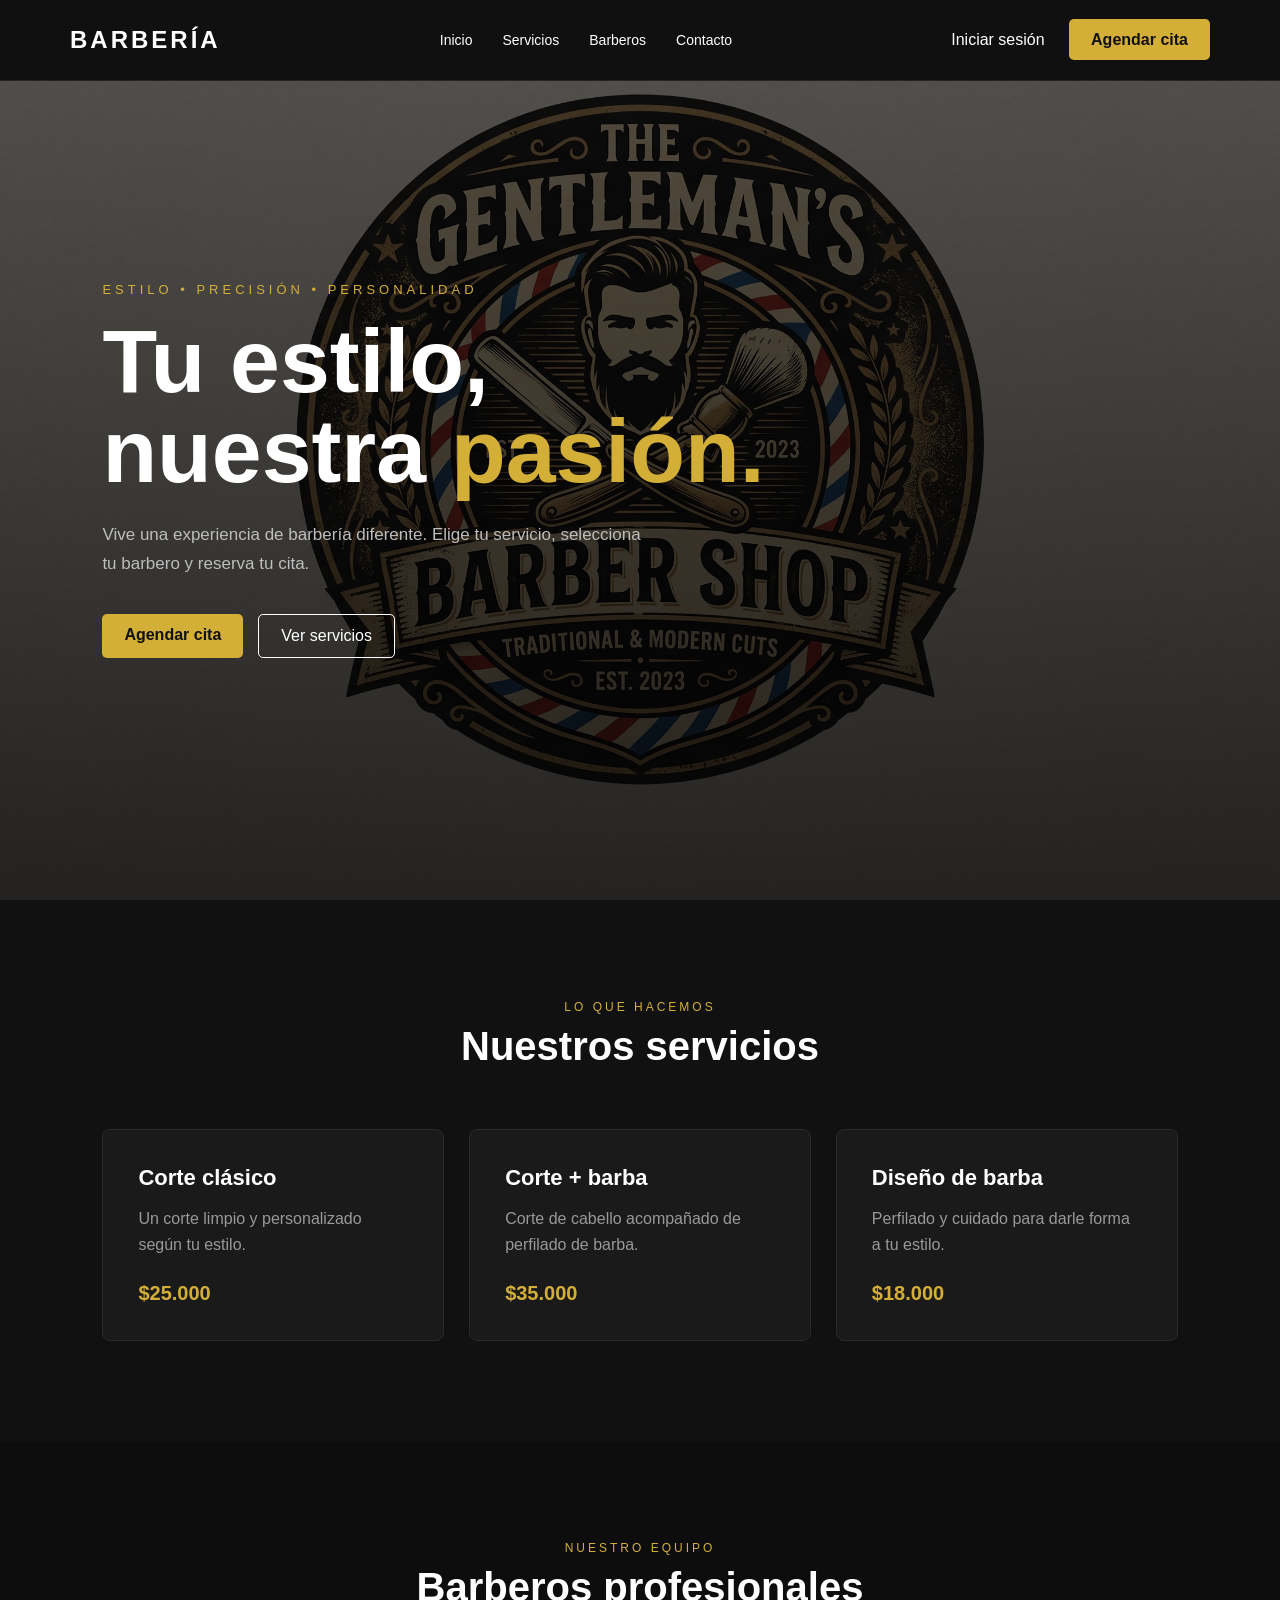
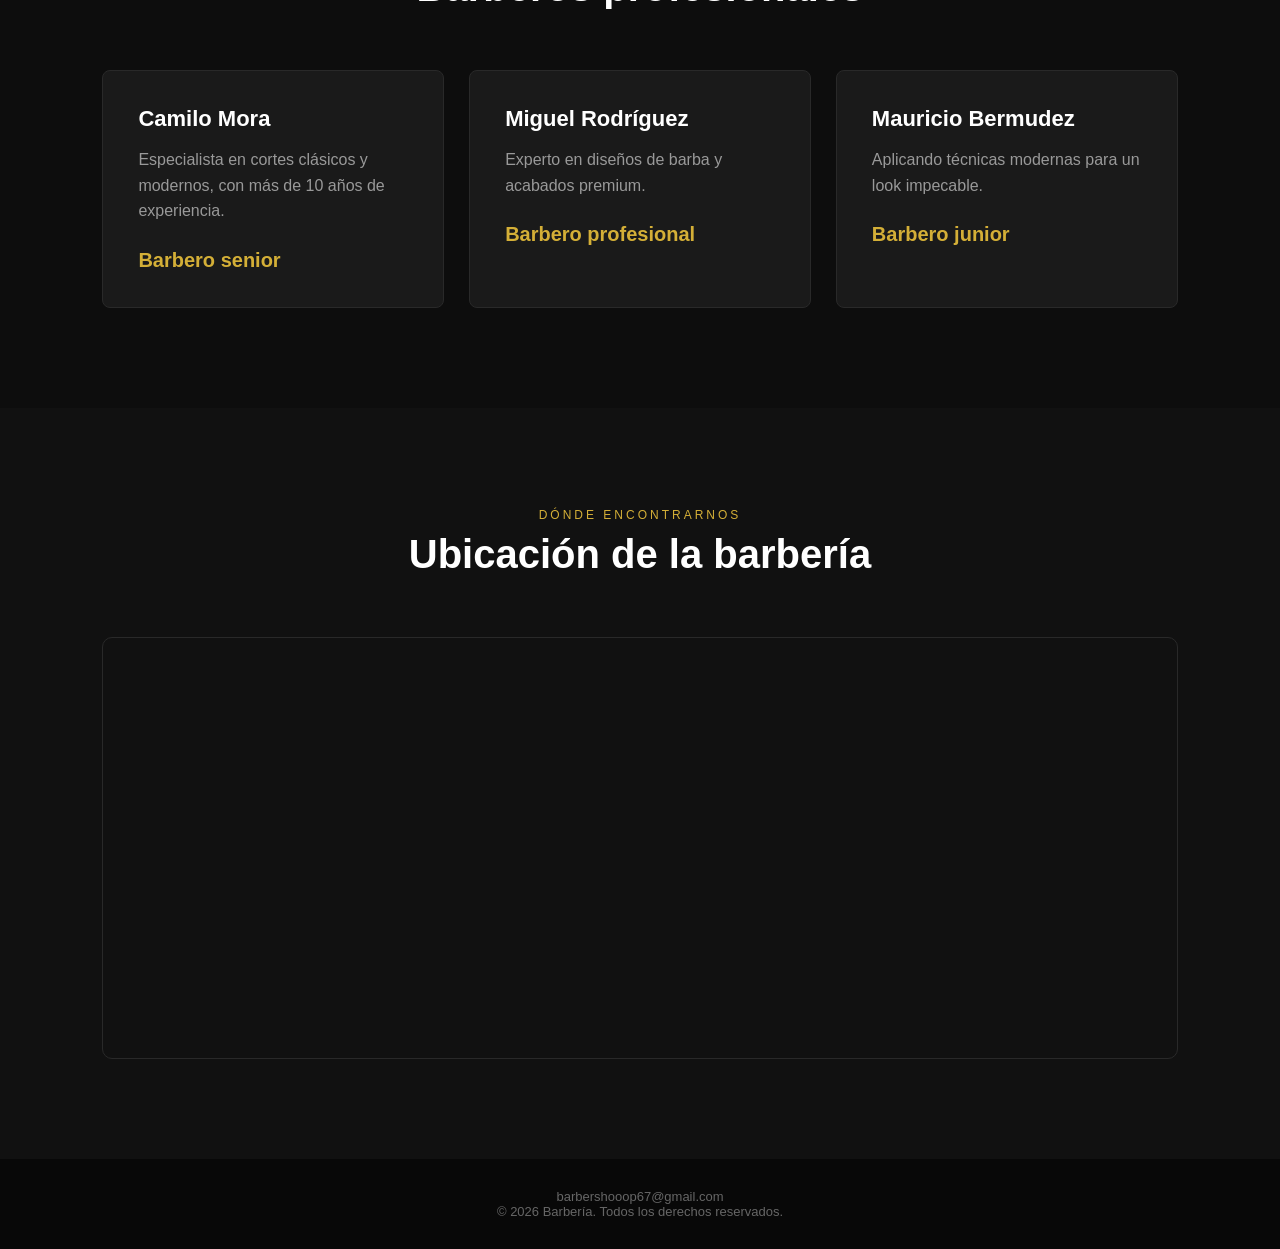
<file: frontend/index.html>
<!DOCTYPE html>
<html lang="es">

<head>
    <meta charset="UTF-8">
    <meta name="viewport" content="width=device-width, initial-scale=1.0">

    <title>Barbería | Estilo y precisión</title>

    <link rel="stylesheet" href="./css/style.css">
</head>

<body>

    <header>
        <nav class="navbar">

            <div class="logo">
                BARBERÍA
            </div>

            <ul class="nav-links">
                <li><a href="#inicio">Inicio</a></li>
                <li><a href="#servicios">Servicios</a></li>
                <li><a href="#barberos">Barberos</a></li>
                <li><a href="#contacto">Contacto</a></li>
            </ul>

            <div class="nav-buttons">
                <a href="pages/login.html" class="btn-login">Iniciar sesión</a>
                <a href="pages/agendar.html" class="btn-primary">Agendar cita</a>
            </div>

        </nav>
    </header>


    <main>

        <section id="inicio" class="hero">

            <div class="hero-content">

                <p class="hero-subtitle">ESTILO • PRECISIÓN • PERSONALIDAD</p>

                <h1>
                    Tu estilo,<br>
                    nuestra <span>pasión.</span>
                </h1>

                <p class="hero-description">
                    Vive una experiencia de barbería diferente.
                    Elige tu servicio, selecciona tu barbero
                    y reserva tu cita.
                </p>

                <div class="hero-buttons">
                    <a href="pages/agendar.html" class="btn-primary">
                        Agendar cita
                    </a>

                    <a href="#servicios" class="btn-secondary">
                        Ver servicios
                    </a>
                </div>

            </div>

        </section>


        <section id="servicios" class="services">

            <div class="section-header">
                <p>LO QUE HACEMOS</p>
                <h2>Nuestros servicios</h2>
            </div>

            <div class="services-container">

                <article class="service-card">
                    <h3>Corte clásico</h3>
                    <p>
                        Un corte limpio y personalizado
                        según tu estilo.
                    </p>
                    <span>$25.000</span>
                </article>

                <article class="service-card">
                    <h3>Corte + barba</h3>
                    <p>
                        Corte de cabello acompañado
                        de perfilado de barba.
                    </p>
                    <span>$35.000</span>
                </article>

                <article class="service-card">
                    <h3>Diseño de barba</h3>
                    <p>
                        Perfilado y cuidado para
                        darle forma a tu estilo.
                    </p>
                    <span>$18.000</span>
                </article>

            </div>

        </section>


        <section id="barberos" class="barbers">

            <div class="section-header">
                <p>NUESTRO EQUIPO</p>
                <h2>Barberos profesionales</h2>
            </div>

            <div class="services-container">

                <article class="service-card">
                    <h3>Camilo Mora</h3>
                    <p>
                        Especialista en cortes clásicos y modernos,
                        con más de 10 años de experiencia.
                    </p>
                    <span>Barbero senior</span>
                </article>

                <article class="service-card">
                    <h3>Miguel Rodríguez</h3>
                    <p>
                        Experto en diseños de barba y acabados
                        premium.
                    </p>
                    <span>Barbero profesional</span>
                </article>

                <article class="service-card">
                    <h3>Mauricio Bermudez</h3>
                    <p>
                        Aplicando técnicas modernas para un look
                        impecable.
                    </p>
                    <span>Barbero junior</span>
                </article>

            </div>

        </section>


        <section id="ubicacion" class="location">

            <div class="section-header">
                <p>DÓNDE ENCONTRARNOS</p>
                <h2>Ubicación de la barbería</h2>
            </div>

            <div class="map-container">
                <iframe
                    title="Mapa de la barbería en Bogotá"
                    src="https://www.google.com/maps?q=4.6279872,-74.0684831&z=17&output=embed"
                    loading="lazy"
                    referrerpolicy="no-referrer-when-downgrade"
                    allowfullscreen
                ></iframe>
            </div>

        </section>


    </main>


    <footer id="contacto">

        <p>barbershooop67@gmail.com</p>
        <p>© 2026 Barbería. Todos los derechos reservados.</p>

    </footer>


    <script src="js/script.js"></script>

</body>

</html>
</file>
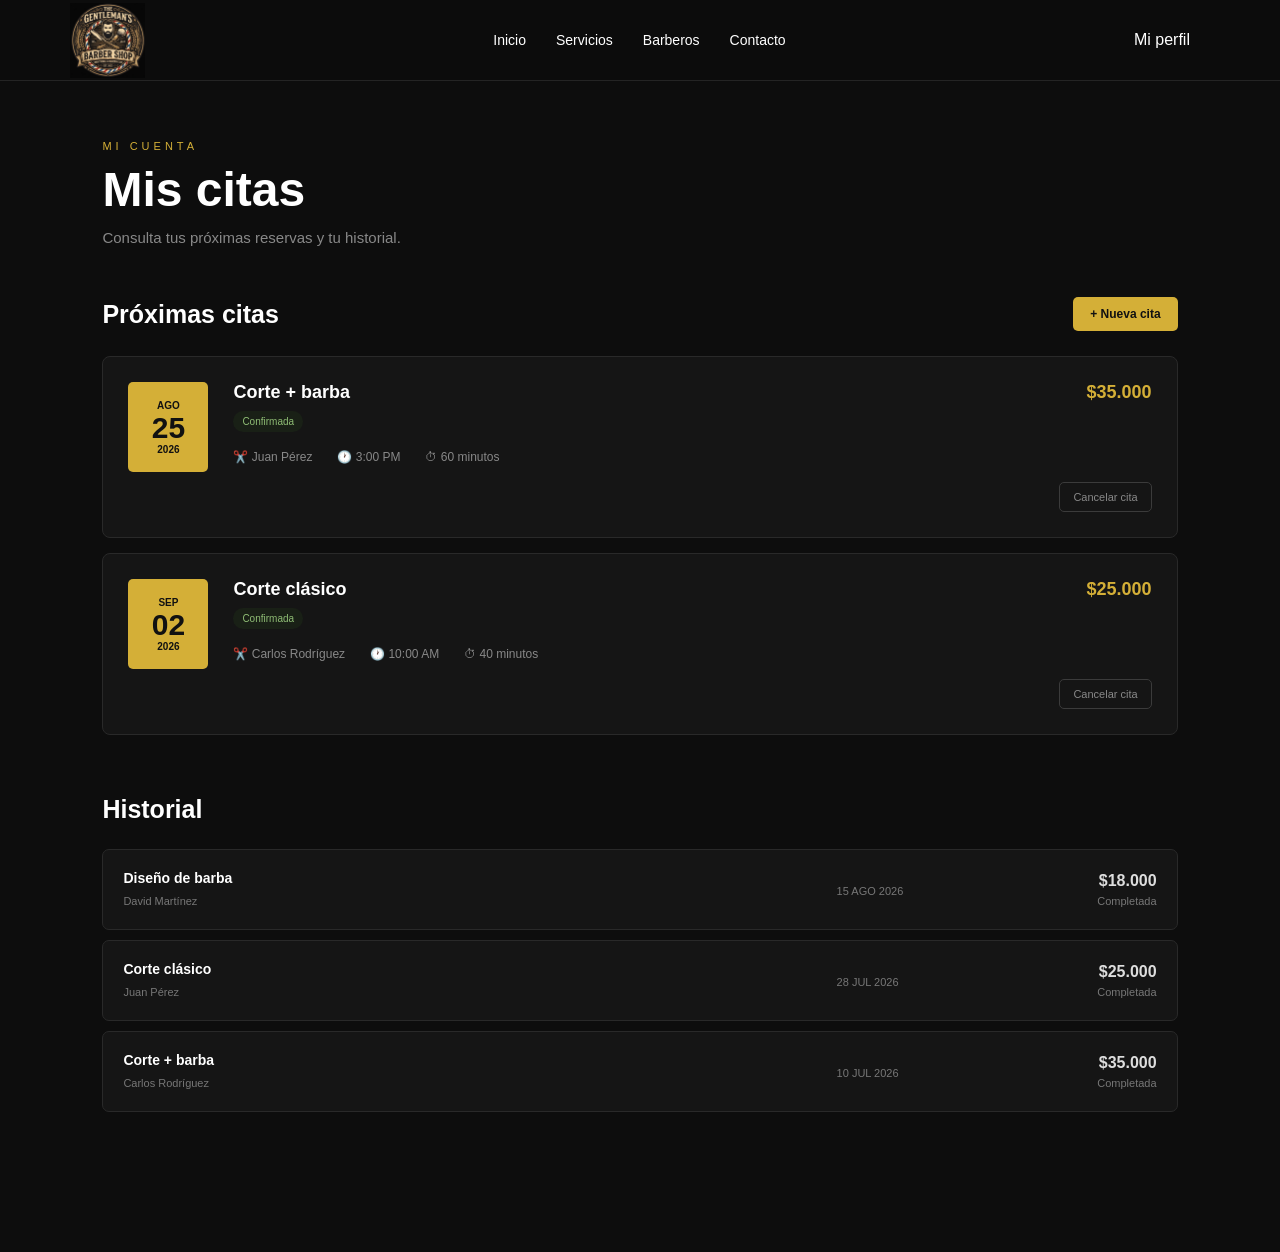
<file: pages/mis-citas.html>
<!DOCTYPE html>
<html lang="es">

<head>

    <meta charset="UTF-8">
    <meta name="viewport" content="width=device-width, initial-scale=1.0">

    <title>Mis citas | Barbería</title>

    <link rel="stylesheet" href="../css/style.css">
    <link rel="stylesheet" href="../css/citas.css">

</head>

<body>

    <!-- =========================
         NAVBAR
         ========================= -->

    <header>

        <nav class="navbar">

            <a href="../index.html" class="logo">
                <img
                    src="../img/Logo.jpg"
                    alt="Logo de la barbería"
                >
            </a>

            <ul class="nav-links">

                <li>
                    <a href="../index.html">
                        Inicio
                    </a>
                </li>

                <li>
                    <a href="../index.html#servicios">
                        Servicios
                    </a>
                </li>

                <li>
                    <a href="../index.html#barberos">
                        Barberos
                    </a>
                </li>

                <li>
                    <a href="../index.html#contacto">
                        Contacto
                    </a>
                </li>

            </ul>

            <div class="nav-buttons">

                <a
                    href="perfil.html"
                    class="btn-login"
                >
                    Mi perfil
                </a>

            </div>

        </nav>

    </header>


    <!-- =========================
         MIS CITAS
         ========================= -->

    <main class="appointments-page">

        <div class="appointments-header">

            <p>MI CUENTA</p>

            <h1>Mis citas</h1>

            <span>
                Consulta tus próximas reservas y tu historial.
            </span>

        </div>


        <div class="appointments-container">


            <!-- =========================
                 PRÓXIMAS CITAS
                 ========================= -->

            <section class="appointments-section">

                <div class="section-heading">

                    <h2>
                        Próximas citas
                    </h2>

                    <a
                        href="agendar.html"
                        class="new-appointment"
                    >
                        + Nueva cita
                    </a>

                </div>


                <!-- CITA -->

                <article class="appointment-item">

                    <div class="appointment-calendar">

                        <span>AGO</span>

                        <strong>25</strong>

                        <span>2026</span>

                    </div>


                    <div class="appointment-details">

                        <div class="appointment-title">

                            <div>

                                <h3>
                                    Corte + barba
                                </h3>

                                <span class="appointment-status">
                                    Confirmada
                                </span>

                            </div>

                            <strong class="appointment-price">
                                $35.000
                            </strong>

                        </div>


                        <div class="appointment-data">

                            <span>
                                ✂️ Juan Pérez
                            </span>

                            <span>
                                🕐 3:00 PM
                            </span>

                            <span>
                                ⏱ 60 minutos
                            </span>

                        </div>


                        <div class="appointment-actions">

                            <button class="cancel-button">
                                Cancelar cita
                            </button>

                        </div>

                    </div>

                </article>


                <!-- SEGUNDA CITA -->

                <article class="appointment-item">

                    <div class="appointment-calendar">

                        <span>SEP</span>

                        <strong>02</strong>

                        <span>2026</span>

                    </div>


                    <div class="appointment-details">

                        <div class="appointment-title">

                            <div>

                                <h3>
                                    Corte clásico
                                </h3>

                                <span class="appointment-status">
                                    Confirmada
                                </span>

                            </div>

                            <strong class="appointment-price">
                                $25.000
                            </strong>

                        </div>


                        <div class="appointment-data">

                            <span>
                                ✂️ Carlos Rodríguez
                            </span>

                            <span>
                                🕐 10:00 AM
                            </span>

                            <span>
                                ⏱ 40 minutos
                            </span>

                        </div>


                        <div class="appointment-actions">

                            <button class="cancel-button">
                                Cancelar cita
                            </button>

                        </div>

                    </div>

                </article>

            </section>


            <!-- =========================
                 HISTORIAL
                 ========================= -->

            <section class="appointments-section history">

                <div class="section-heading">

                    <h2>
                        Historial
                    </h2>

                </div>


                <article class="history-item">

                    <div>

                        <h3>
                            Diseño de barba
                        </h3>

                        <span>
                            David Martínez
                        </span>

                    </div>

                    <div>

                        <span>
                            15 AGO 2026
                        </span>

                    </div>

                    <div>

                        <strong>
                            $18.000
                        </strong>

                        <span class="completed-status">
                            Completada
                        </span>

                    </div>

                </article>


                <article class="history-item">

                    <div>

                        <h3>
                            Corte clásico
                        </h3>

                        <span>
                            Juan Pérez
                        </span>

                    </div>

                    <div>

                        <span>
                            28 JUL 2026
                        </span>

                    </div>

                    <div>

                        <strong>
                            $25.000
                        </strong>

                        <span class="completed-status">
                            Completada
                        </span>

                    </div>

                </article>


                <article class="history-item">

                    <div>

                        <h3>
                            Corte + barba
                        </h3>

                        <span>
                            Carlos Rodríguez
                        </span>

                    </div>

                    <div>

                        <span>
                            10 JUL 2026
                        </span>

                    </div>

                    <div>

                        <strong>
                            $35.000
                        </strong>

                        <span class="completed-status">
                            Completada
                        </span>

                    </div>

                </article>

            </section>

        </div>

    </main>

</body>

</html>
</file>
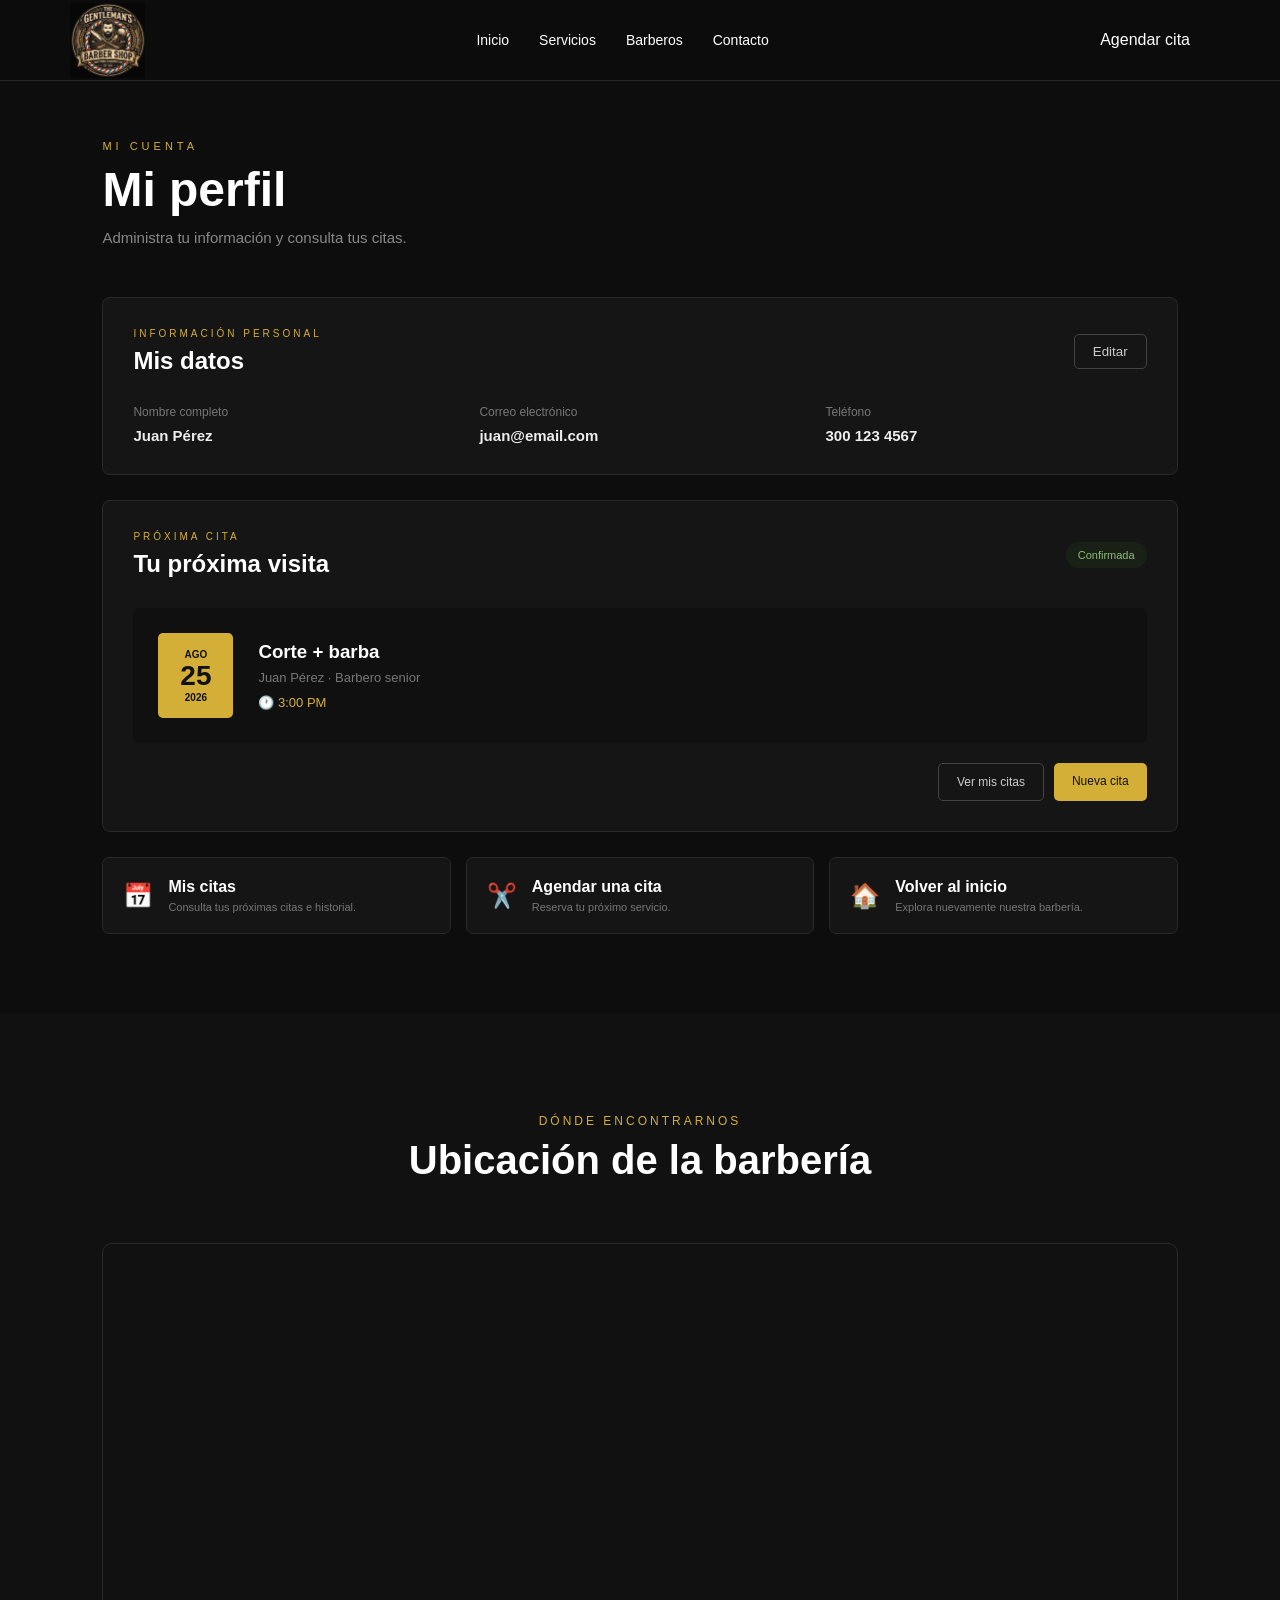
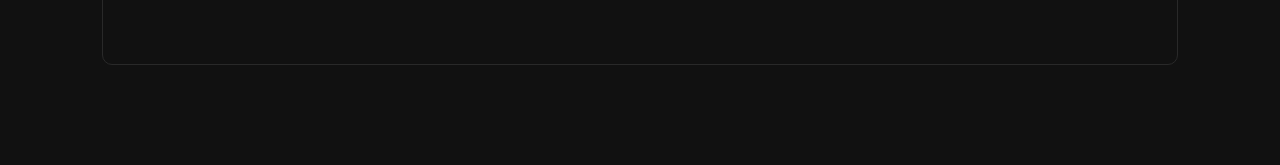
<file: pages/perfil.html>
<!DOCTYPE html>
<html lang="es">

<head>

    <meta charset="UTF-8">
    <meta name="viewport" content="width=device-width, initial-scale=1.0">

    <title>Mi perfil | Barbería</title>

    <link rel="stylesheet" href="../css/style.css">
    <link rel="stylesheet" href="../css/profile.css">

</head>

<body>

    <!-- =========================
         NAVBAR
         ========================= -->

    <header>

        <nav class="navbar">

            <a href="../index.html" class="logo">
                <img
                    src="../img/Logo.jpg"
                    alt="Logo de la barbería"
                >
            </a>

            <ul class="nav-links">

                <li>
                    <a href="../index.html">
                        Inicio
                    </a>
                </li>

                <li>
                    <a href="../index.html#servicios">
                        Servicios
                    </a>
                </li>

                <li>
                    <a href="../index.html#barberos">
                        Barberos
                    </a>
                </li>

                <li>
                    <a href="../index.html#contacto">
                        Contacto
                    </a>
                </li>

            </ul>

            <div class="nav-buttons">

                <a
                    href="agendar.html"
                    class="btn-login"
                >
                    Agendar cita
                </a>

            </div>

        </nav>

    </header>


    <!-- =========================
         PERFIL
         ========================= -->

    <main class="profile-page">

        <div class="profile-header">

            <p>MI CUENTA</p>

            <h1>Mi perfil</h1>

            <span>
                Administra tu información y consulta tus citas.
            </span>

        </div>


        <div class="profile-container">


            <!-- =========================
                 INFORMACIÓN PERSONAL
                 ========================= -->

            <section class="profile-card">

                <div class="card-title">

                    <div>

                        <p>INFORMACIÓN PERSONAL</p>

                        <h2>Mis datos</h2>

                    </div>

                    <button class="edit-button">
                        Editar
                    </button>

                </div>


                <div class="profile-info">

                    <div class="info-item">

                        <span>Nombre completo</span>

                        <strong>
                            Juan Pérez
                        </strong>

                    </div>


                    <div class="info-item">

                        <span>Correo electrónico</span>

                        <strong>
                            juan@email.com
                        </strong>

                    </div>


                    <div class="info-item">

                        <span>Teléfono</span>

                        <strong>
                            300 123 4567
                        </strong>

                    </div>

                </div>

            </section>


            <!-- =========================
                 PRÓXIMA CITA
                 ========================= -->

            <section class="profile-card">

                <div class="card-title">

                    <div>

                        <p>PRÓXIMA CITA</p>

                        <h2>Tu próxima visita</h2>

                    </div>

                    <span class="status">
                        Confirmada
                    </span>

                </div>


                <div class="appointment-card">

                    <div class="appointment-date">

                        <span>AGO</span>

                        <strong>25</strong>

                        <span>2026</span>

                    </div>


                    <div class="appointment-info">

                        <h3>
                            Corte + barba
                        </h3>

                        <p>
                            Juan Pérez · Barbero senior
                        </p>

                        <span>
                            🕐 3:00 PM
                        </span>

                    </div>

                </div>


                <div class="appointment-actions">

                    <a
                        href="mis-citas.html"
                        class="secondary-button"
                    >
                        Ver mis citas
                    </a>

                    <a
                        href="agendar.html"
                        class="primary-button"
                    >
                        Nueva cita
                    </a>

                </div>

            </section>


            <!-- =========================
                 ACCIONES
                 ========================= -->

            <section class="profile-actions">

                <a href="mis-citas.html">

                    <span>📅</span>

                    <div>

                        <strong>
                            Mis citas
                        </strong>

                        <p>
                            Consulta tus próximas citas e historial.
                        </p>

                    </div>

                </a>


                <a href="agendar.html">

                    <span>✂️</span>

                    <div>

                        <strong>
                            Agendar una cita
                        </strong>

                        <p>
                            Reserva tu próximo servicio.
                        </p>

                    </div>

                </a>


                <a href="../index.html">

                    <span>🏠</span>

                    <div>

                        <strong>
                            Volver al inicio
                        </strong>

                        <p>
                            Explora nuevamente nuestra barbería.
                        </p>

                    </div>

                </a>

            </section>

        </div>

    </main>


    <section id="ubicacion" class="location">

        <div class="section-header">
            <p>DÓNDE ENCONTRARNOS</p>
            <h2>Ubicación de la barbería</h2>
        </div>

        <div class="map-container">
            <iframe
                title="Mapa de la barbería en Bogotá"
                src="https://www.google.com/maps?q=4.60971,-74.08175&z=14&output=embed"
                loading="lazy"
                referrerpolicy="no-referrer-when-downgrade"
                allowfullscreen
            ></iframe>
        </div>

    </section>


</body>

</html>
</file>
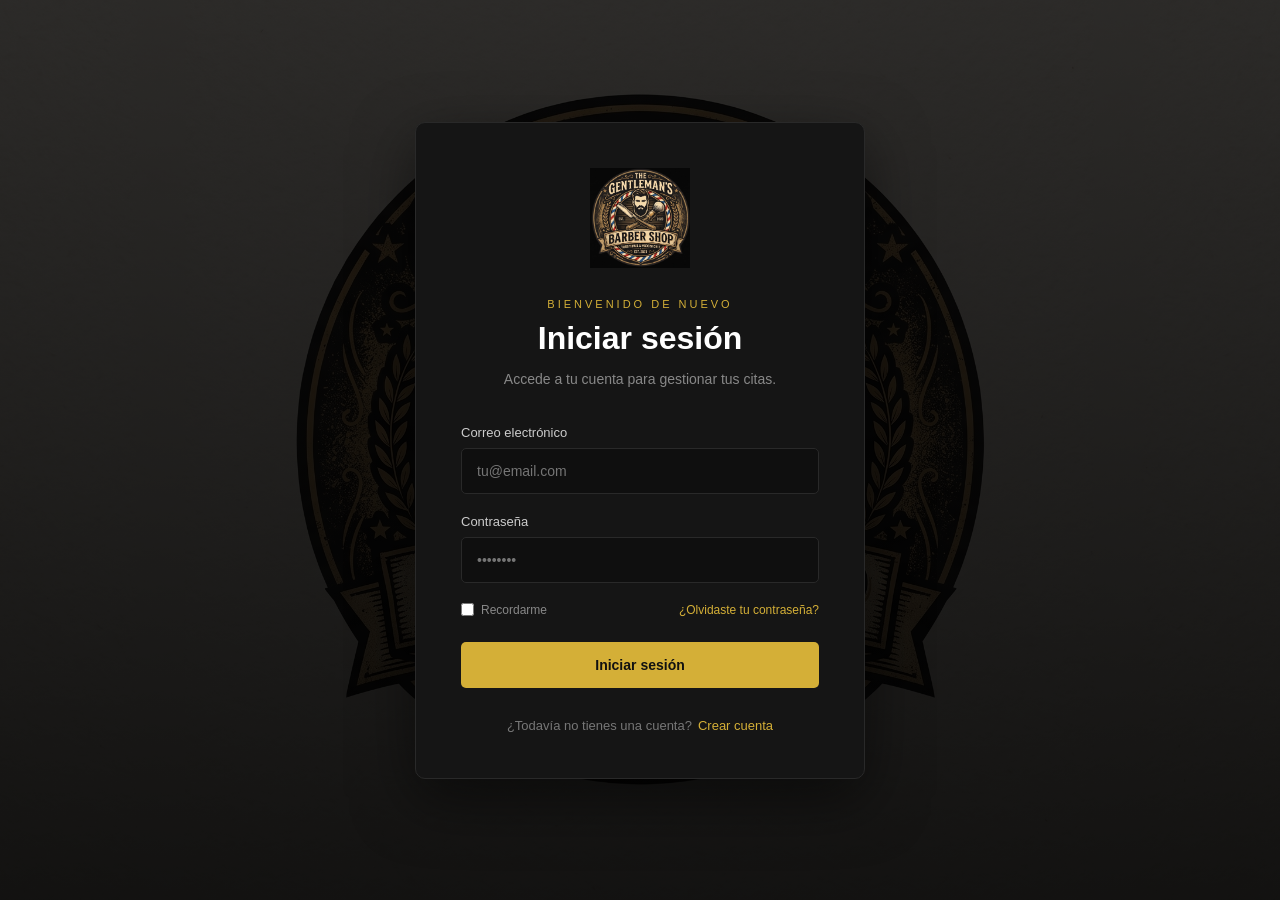
<file: frontend/pages/login.html>
<!DOCTYPE html>
<html lang="es">

<head>

    <meta charset="UTF-8">
    <meta name="viewport" content="width=device-width, initial-scale=1.0">

    <title>Iniciar sesión | Barbería</title>

    <link rel="stylesheet" href="../css/style.css">
    <link rel="stylesheet" href="../css/auth.css">

</head>


<body>

    <main class="auth-page">

        <section class="auth-card">

            <!-- LOGO -->

            <a href="../index.html" class="auth-logo">
                <img
                    src="../img/Logo.jpg"
                    alt="Logo de la barbería"
                >
            </a>


            <!-- ENCABEZADO -->

            <div class="auth-header">

                <p>BIENVENIDO DE NUEVO</p>

                <h1>Iniciar sesión</h1>

                <span>
                    Accede a tu cuenta para gestionar tus citas.
                </span>

            </div>


            <!-- FORMULARIO -->

            <form id="login-form">

                <div class="form-group">

                    <label for="email">
                        Correo electrónico
                    </label>

                    <input
                        type="email"
                        id="email"
                        placeholder="tu@email.com"
                        required
                    >

                </div>


                <div class="form-group">

                    <label for="password">
                        Contraseña
                    </label>

                    <input
                        type="password"
                        id="password"
                        placeholder="••••••••"
                        required
                    >

                </div>


                <div class="form-options">

                    <label class="remember">

                        <input
                            type="checkbox"
                            id="remember"
                        >

                        <span>Recordarme</span>

                    </label>

                    <a href="recuperar.html">
                        ¿Olvidaste tu contraseña?
                    </a>

                </div>


                <button
                    type="submit"
                    class="auth-button"
                >
                    Iniciar sesión
                </button>

            </form>


            <!-- REGISTRO -->

            <div class="auth-footer">

                <span>
                    ¿Todavía no tienes una cuenta?
                </span>

                <a href="registro.html">
                    Crear cuenta
                </a>

            </div>

        </section>

    </main>


    <script src="../js/auth.js"></script>

</body>

</html>
</file>
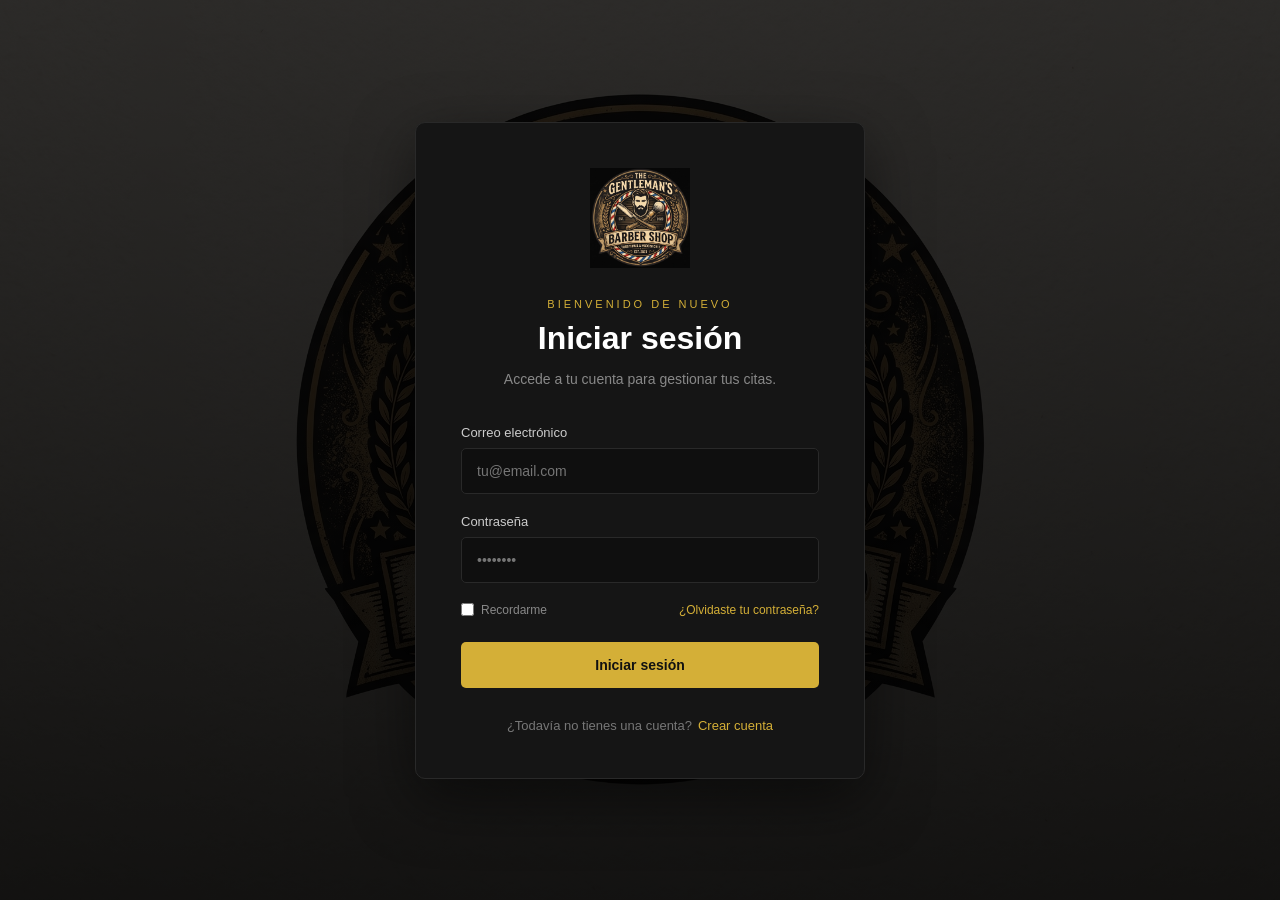
<file: frontend/pages/mis-citas.html>
<!DOCTYPE html>
<html lang="es">

<head>

    <meta charset="UTF-8">
    <meta name="viewport" content="width=device-width, initial-scale=1.0">

    <title>Mis citas | Barbería</title>

    <link rel="stylesheet" href="../css/style.css">
    <link rel="stylesheet" href="../css/citas.css">

</head>

<body>

    <!-- =========================
         NAVBAR
         ========================= -->

    <header>

        <nav class="navbar">

            <a href="../index.html" class="logo">
                <img
                    src="../img/Logo.jpg"
                    alt="Logo de la barbería"
                >
            </a>

            <ul class="nav-links">

                <li>
                    <a href="../index.html">
                        Inicio
                    </a>
                </li>

                <li>
                    <a href="../index.html#servicios">
                        Servicios
                    </a>
                </li>

                <li>
                    <a href="../index.html#barberos">
                        Barberos
                    </a>
                </li>

                <li>
                    <a href="../index.html#contacto">
                        Contacto
                    </a>
                </li>

            </ul>

            <div class="nav-buttons">

                <a
                    href="perfil.html"
                    class="btn-login"
                >
                    Mi perfil
                </a>

            </div>

        </nav>

    </header>


    <!-- =========================
         MIS CITAS
         ========================= -->

    <main class="appointments-page">

        <div class="appointments-header">

            <p>MI CUENTA</p>

            <h1>Mis citas</h1>

            <span>
                Consulta tus próximas reservas y tu historial.
            </span>

        </div>


        <div class="appointments-container">


            <!-- =========================
                 PRÓXIMAS CITAS
                 ========================= -->

            <section class="appointments-section">

                <div class="section-heading">

                    <h2>
                        Próximas citas
                    </h2>

                    <a
                        href="agendar.html"
                        class="new-appointment"
                    >
                        + Nueva cita
                    </a>

                </div>


                <!-- CITA -->

                <article class="appointment-item">

                    <div class="appointment-calendar">

                        <span>AGO</span>

                        <strong>25</strong>

                        <span>2026</span>

                    </div>


                    <div class="appointment-details">

                        <div class="appointment-title">

                            <div>

                                <h3>
                                    Corte + barba
                                </h3>

                                <span class="appointment-status">
                                    Confirmada
                                </span>

                            </div>

                            <strong class="appointment-price">
                                $35.000
                            </strong>

                        </div>


                        <div class="appointment-data">

                            <span>
                                ✂️ Juan Pérez
                            </span>

                            <span>
                                🕐 3:00 PM
                            </span>

                            <span>
                                ⏱ 60 minutos
                            </span>

                        </div>


                        <div class="appointment-actions">

                            <button class="cancel-button">
                                Cancelar cita
                            </button>

                        </div>

                    </div>

                </article>


                <!-- SEGUNDA CITA -->

                <article class="appointment-item">

                    <div class="appointment-calendar">

                        <span>SEP</span>

                        <strong>02</strong>

                        <span>2026</span>

                    </div>


                    <div class="appointment-details">

                        <div class="appointment-title">

                            <div>

                                <h3>
                                    Corte clásico
                                </h3>

                                <span class="appointment-status">
                                    Confirmada
                                </span>

                            </div>

                            <strong class="appointment-price">
                                $25.000
                            </strong>

                        </div>


                        <div class="appointment-data">

                            <span>
                                ✂️ Carlos Rodríguez
                            </span>

                            <span>
                                🕐 10:00 AM
                            </span>

                            <span>
                                ⏱ 40 minutos
                            </span>

                        </div>


                        <div class="appointment-actions">

                            <button class="cancel-button">
                                Cancelar cita
                            </button>

                        </div>

                    </div>

                </article>

            </section>


            <!-- =========================
                 HISTORIAL
                 ========================= -->

            <section class="appointments-section history">

                <div class="section-heading">

                    <h2>
                        Historial
                    </h2>

                </div>


                <article class="history-item">

                    <div>

                        <h3>
                            Diseño de barba
                        </h3>

                        <span>
                            David Martínez
                        </span>

                    </div>

                    <div>

                        <span>
                            15 AGO 2026
                        </span>

                    </div>

                    <div>

                        <strong>
                            $18.000
                        </strong>

                        <span class="completed-status">
                            Completada
                        </span>

                    </div>

                </article>


                <article class="history-item">

                    <div>

                        <h3>
                            Corte clásico
                        </h3>

                        <span>
                            Juan Pérez
                        </span>

                    </div>

                    <div>

                        <span>
                            28 JUL 2026
                        </span>

                    </div>

                    <div>

                        <strong>
                            $25.000
                        </strong>

                        <span class="completed-status">
                            Completada
                        </span>

                    </div>

                </article>


                <article class="history-item">

                    <div>

                        <h3>
                            Corte + barba
                        </h3>

                        <span>
                            Carlos Rodríguez
                        </span>

                    </div>

                    <div>

                        <span>
                            10 JUL 2026
                        </span>

                    </div>

                    <div>

                        <strong>
                            $35.000
                        </strong>

                        <span class="completed-status">
                            Completada
                        </span>

                    </div>

                </article>

            </section>

        </div>

    </main>

    <script src="../js/citas.js"></script>

</body>

</html>
</file>
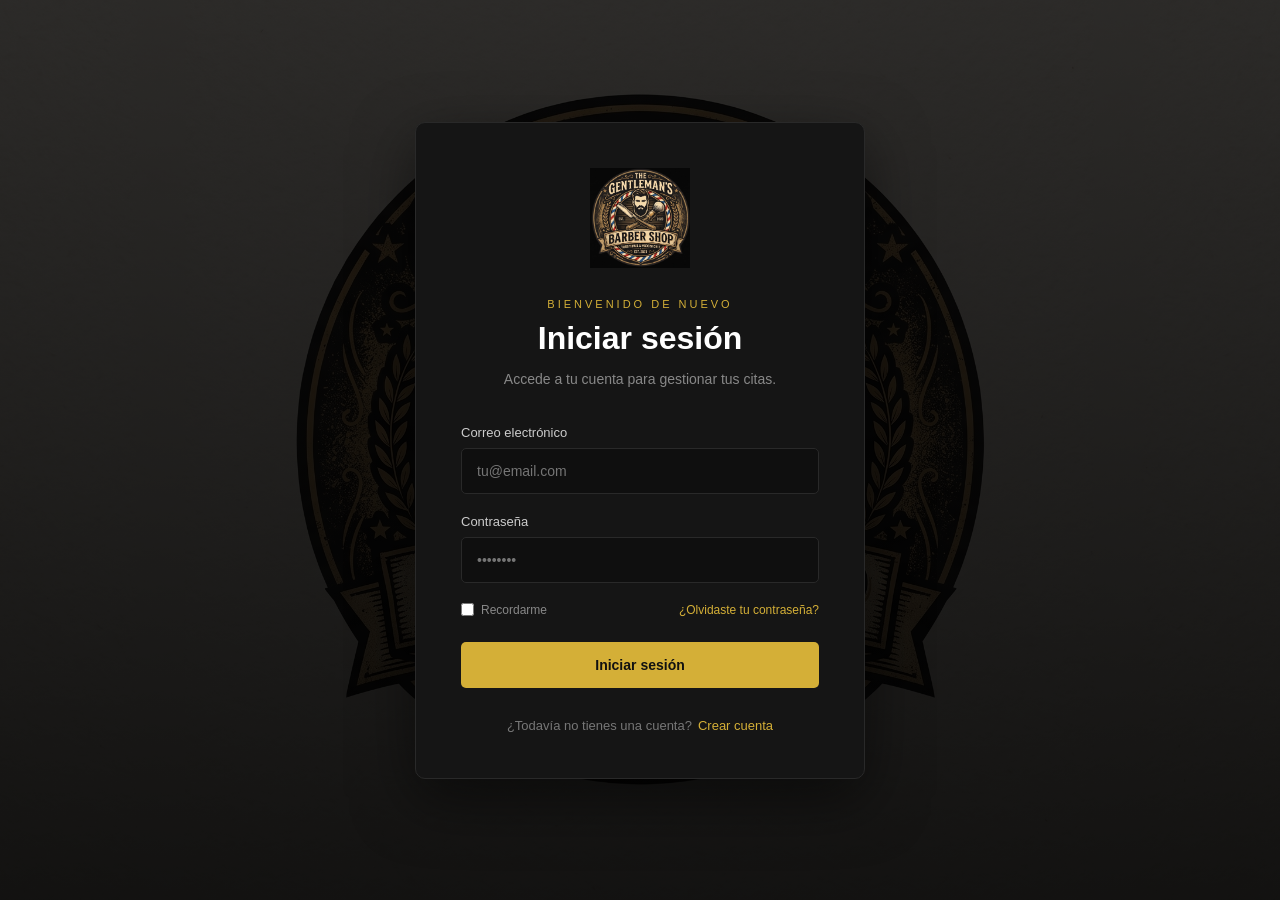
<file: frontend/pages/panel-barbero.html>
<!DOCTYPE html>
<html lang="es">
<head>
    <meta charset="UTF-8">
    <meta name="viewport" content="width=device-width, initial-scale=1.0">
    <title>Panel de Barbero | Barbería</title>
    <link rel="stylesheet" href="../css/style.css">
    <link rel="stylesheet" href="../css/citas.css"> <!-- Reutilizamos tu CSS de citas -->
</head>
<body>

    <!-- =========================
         NAVBAR DEL BARBERO
         ========================= -->
    <header>
        <nav class="navbar">
            <a href="../index.html" class="logo">
                <img src="../img/Logo.jpg" alt="Logo de la barbería">
            </a>
            <ul class="nav-links">
                <li><a href="#" style="color: #cda45e;">Panel Principal</a></li>
            </ul>
            <div class="nav-buttons">
                <span id="nombre-barbero" style="color: #ccc; margin-right: 20px; font-size: 14px;">Hola, Barbero</span>
                <button id="btn-logout-barbero" class="btn-secondary" style="cursor: pointer; background: transparent;">Cerrar sesión</button>
            </div>
        </nav>
    </header>

    <!-- =========================
         PANEL DE CONTROL
         ========================= -->
    <main class="appointments-page">
        <div class="appointments-header">
            <p>ADMINISTRACIÓN</p>
            <h1>Agenda de Trabajo</h1>
            <span>Revisa tus citas asignadas y márcalas como completadas.</span>
        </div>

        <div class="appointments-container">
            <section class="appointments-section">
                <div class="section-heading">
                    <h2>Citas Pendientes</h2>
                </div>
                
                <!-- Contenedor donde JS inyectará las citas del barbero -->
                <div id="citas-barbero-list">
                    <p style="text-align:center; color:#ccc; margin-top:20px;">Cargando tu agenda...</p>
                </div>
            </section>
            <!-- =========================
                 HISTORIAL Y CAJA MENSUAL
                 ========================= -->
            <section class="appointments-section" style="margin-top: 45px;">
                <div class="section-heading" style="display: flex; justify-content: space-between; align-items: center; flex-wrap: wrap; gap: 15px;">
                    <h2>Historial y Caja Mensual</h2>

                    <!-- Navegador de meses -->
                    <div style="display: flex; align-items: center; gap: 12px; background: #1a1a1a; padding: 8px 14px; border-radius: 8px; border: 1px solid #333;">
                        <button id="btn-mes-anterior" style="background: transparent; border: none; color: #cda45e; font-size: 16px; cursor: pointer; padding: 2px 6px;">◀</button>
                        <strong id="mes-actual-label" style="color: #fff; min-width: 140px; text-align: center; font-size: 15px;">Noviembre 2026</strong>
                        <button id="btn-mes-siguiente" style="background: transparent; border: none; color: #cda45e; font-size: 16px; cursor: pointer; padding: 2px 6px;">▶</button>
                    </div>
                </div>

                <!-- Tarjetas de resumen del mes -->
                <div style="display: grid; grid-template-columns: repeat(auto-fit, minmax(180px, 1fr)); gap: 15px; margin: 20px 0;">
                    <div style="background: #1a1a1a; border: 1px solid #333; border-left: 4px solid #cda45e; padding: 16px; border-radius: 8px;">
                        <span style="color: #aaa; font-size: 13px; display: block;">Ingresos del mes</span>
                        <strong id="resumen-ingresos" style="color: #cda45e; font-size: 22px;">$0</strong>
                    </div>
                    <div style="background: #1a1a1a; border: 1px solid #333; border-left: 4px solid #28a745; padding: 16px; border-radius: 8px;">
                        <span style="color: #aaa; font-size: 13px; display: block;">Citas atendidas</span>
                        <strong id="resumen-atendidas" style="color: #fff; font-size: 22px;">0</strong>
                    </div>
                    <div style="background: #1a1a1a; border: 1px solid #333; border-left: 4px solid #dc3545; padding: 16px; border-radius: 8px;">
                        <span style="color: #aaa; font-size: 13px; display: block;">No asistieron</span>
                        <strong id="resumen-no-asistio" style="color: #fff; font-size: 22px;">0</strong>
                    </div>
                </div>

                <!-- Lista de citas cerradas del mes -->
                <div id="historial-barbero-list">
                    <p style="text-align:center; color:#ccc; margin-top:20px;">Cargando historial...</p>
                </div>
            </section>
        </div>
    </main>

    <!-- Script exclusivo para el panel del barbero -->
    <script src="../js/barbero.js"></script>
</body>
</html>
</file>
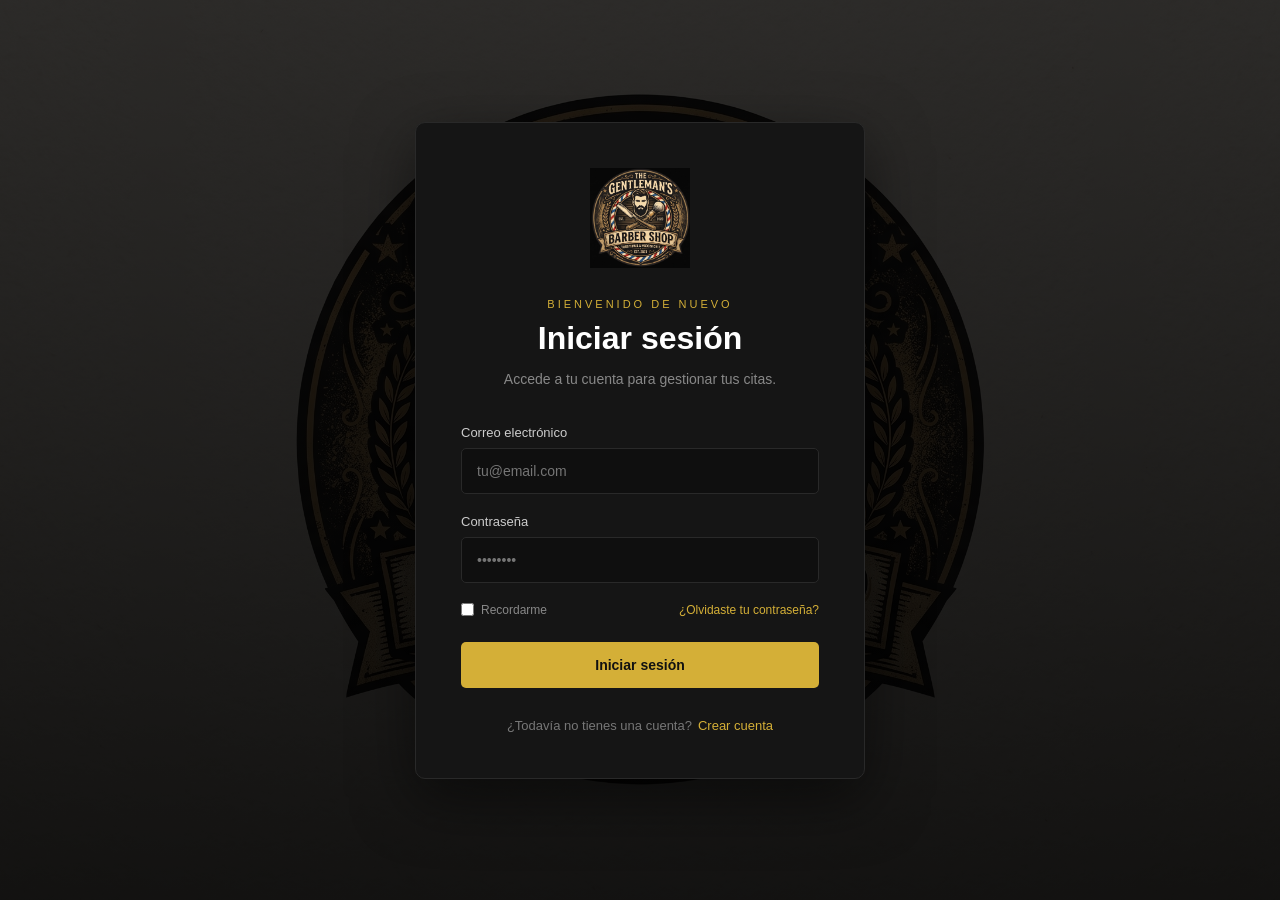
<file: frontend/pages/perfil.html>
<!DOCTYPE html>
<html lang="es">

<head>

    <meta charset="UTF-8">
    <meta name="viewport" content="width=device-width, initial-scale=1.0">

    <title>Mi perfil | Barbería</title>

    <link rel="stylesheet" href="../css/style.css">
    <link rel="stylesheet" href="../css/profile.css">

</head>

<body>

    <!-- =========================
         NAVBAR
         ========================= -->

    <header>

        <nav class="navbar">

            <a href="../index.html" class="logo">
                <img
                    src="../img/Logo.jpg"
                    alt="Logo de la barbería"
                >
            </a>

            <ul class="nav-links">

                <li>
                    <a href="../index.html">
                        Inicio
                    </a>
                </li>

                <li>
                    <a href="../index.html#servicios">
                        Servicios
                    </a>
                </li>

                <li>
                    <a href="../index.html#barberos">
                        Barberos
                    </a>
                </li>

                <li>
                    <a href="../index.html#contacto">
                        Contacto
                    </a>
                </li>

            </ul>

            <div class="nav-buttons">

                <a
                    href="agendar.html"
                    class="btn-login"
                >
                    Agendar cita
                </a>

            </div>

        </nav>

    </header>


    <!-- =========================
         PERFIL
         ========================= -->

    <main class="profile-page">

        <div class="profile-header">

            <p>MI CUENTA</p>

            <h1>Mi perfil</h1>

            <span>
                Administra tu información y consulta tus citas.
            </span>

        </div>


        <div class="profile-container">


            <!-- =========================
                 INFORMACIÓN PERSONAL
                 ========================= -->

            <section class="profile-card">

                <div class="card-title">

                    <div>

                        <p>INFORMACIÓN PERSONAL</p>

                        <h2>Mis datos</h2>

                    </div>

                    <button class="edit-button">
                        Editar
                    </button>

                </div>


                <div class="profile-info">

                    <div class="info-item">

                        <span>Nombre completo</span>

                        <strong>
                            Juan Pérez
                        </strong>

                    </div>


                    <div class="info-item">

                        <span>Correo electrónico</span>

                        <strong>
                            juan@email.com
                        </strong>

                    </div>


                    <div class="info-item">

                        <span>Teléfono</span>

                        <strong>
                            300 123 4567
                        </strong>

                    </div>

                </div>

            </section>


            <!-- =========================
                 PRÓXIMA CITA
                 ========================= -->

            <section class="profile-card">

                <div class="card-title">

                    <div>

                        <p>PRÓXIMA CITA</p>

                        <h2>Tu próxima visita</h2>

                    </div>

                    <span class="status">
                        Confirmada
                    </span>

                </div>


                <div class="appointment-card">

                    <div class="appointment-date">

                        <span>AGO</span>

                        <strong>25</strong>

                        <span>2026</span>

                    </div>


                    <div class="appointment-info">

                        <h3>
                            Corte + barba
                        </h3>

                        <p>
                            Juan Pérez · Barbero senior
                        </p>

                        <span>
                            🕐 3:00 PM
                        </span>

                    </div>

                </div>


                <div class="appointment-actions">

                    <a
                        href="mis-citas.html"
                        class="secondary-button"
                    >
                        Ver mis citas
                    </a>

                    <a
                        href="agendar.html"
                        class="primary-button"
                    >
                        Nueva cita
                    </a>

                </div>

            </section>


            <!-- =========================
                 ACCIONES
                 ========================= -->

            <section class="profile-actions">

                <a href="mis-citas.html">

                    <span>📅</span>

                    <div>

                        <strong>
                            Mis citas
                        </strong>

                        <p>
                            Consulta tus próximas citas e historial.
                        </p>

                    </div>

                </a>


                <a href="agendar.html">

                    <span>✂️</span>

                    <div>

                        <strong>
                            Agendar una cita
                        </strong>

                        <p>
                            Reserva tu próximo servicio.
                        </p>

                    </div>

                </a>


                <a href="../index.html">

                    <span>🏠</span>

                    <div>

                        <strong>
                            Volver al inicio
                        </strong>

                        <p>
                            Explora nuevamente nuestra barbería.
                        </p>

                    </div>

                </a>

            </section>

        </div>

    </main>


    <section id="ubicacion" class="location">

        <div class="section-header">
            <p>DÓNDE ENCONTRARNOS</p>
            <h2>Ubicación de la barbería</h2>
        </div>

        <div class="map-container">
            <iframe
                title="Mapa de la barbería en Bogotá"
                src="https://www.google.com/maps?q=4.6279872,-74.0684831&z=17&output=embed"
                loading="lazy"
                referrerpolicy="no-referrer-when-downgrade"
                allowfullscreen
            ></iframe>
        </div>

    </section>

    <script src="../js/perfil.js"></script>

</body>

</html>
</file>
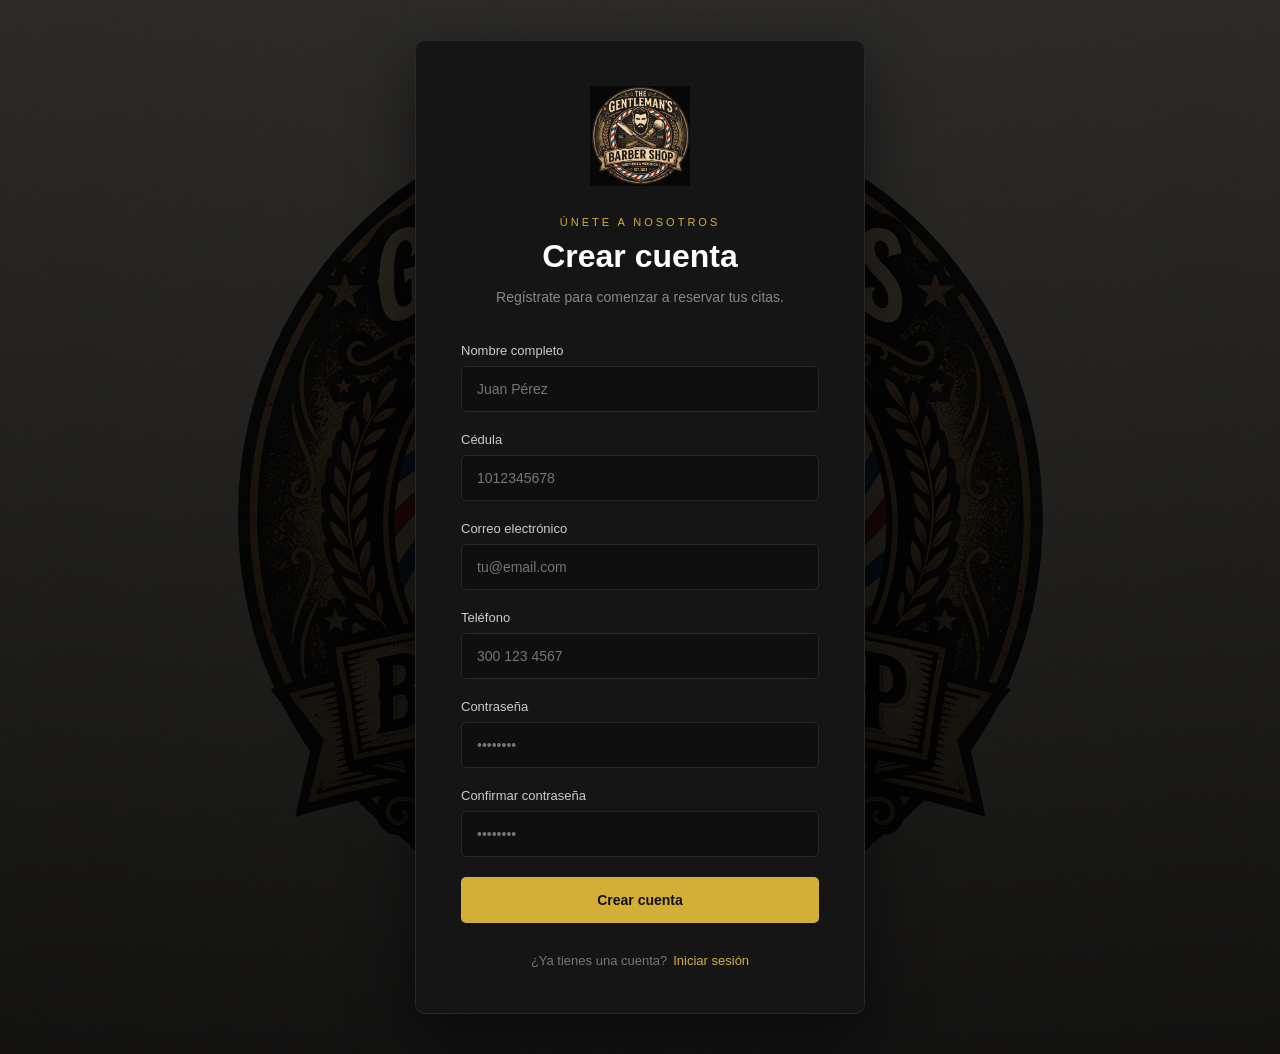
<file: frontend/pages/registro.html>
<!DOCTYPE html>
<html lang="es">

<head>

    <meta charset="UTF-8">
    <meta name="viewport" content="width=device-width, initial-scale=1.0">

    <title>Crear cuenta | Barbería</title>

    <link rel="stylesheet" href="../css/style.css">
    <link rel="stylesheet" href="../css/auth.css">

</head>


<body>

    <main class="auth-page">

        <section class="auth-card">

            <!-- LOGO -->

            <a href="../index.html" class="auth-logo">

                <img
                    src="../img/Logo.jpg"
                    alt="Logo de la barbería"
                >

            </a>


            <!-- ENCABEZADO -->

            <div class="auth-header">

                <p>ÚNETE A NOSOTROS</p>

                <h1>Crear cuenta</h1>

                <span>
                    Regístrate para comenzar a reservar tus citas.
                </span>

            </div>


            <!-- FORMULARIO -->

            <form id="registerForm">

                <div class="form-group">

                    <label for="name">
                        Nombre completo
                    </label>

                    <input
                        type="text"
                        id="name"
                        placeholder="Juan Pérez"
                        required
                    >

                </div>

                <div class="form-group">
                    <label for="cedula">Cédula</label>
                    <input type="text" id="cedula" placeholder="1012345678" required>
                </div>

                <div class="form-group">

                    <label for="email">
                        Correo electrónico
                    </label>

                    <input
                        type="email"
                        id="email"
                        placeholder="tu@email.com"
                        required
                    >

                </div>


                <div class="form-group">

                    <label for="phone">
                        Teléfono
                    </label>

                    <input
                        type="tel"
                        id="phone"
                        placeholder="300 123 4567"
                        required
                    >

                </div>


                <div class="form-group">

                    <label for="password">
                        Contraseña
                    </label>

                    <input
                        type="password"
                        id="password"
                        placeholder="••••••••"
                        required
                    >

                </div>


                <div class="form-group">

                    <label for="confirmPassword">
                        Confirmar contraseña
                    </label>

                    <input
                        type="password"
                        id="confirmPassword"
                        placeholder="••••••••"
                        required
                    >

                </div>


                <button
                    type="submit"
                    class="auth-button"
                >
                    Crear cuenta
                </button>

            </form>


            <!-- LOGIN -->

            <div class="auth-footer">

                <span>
                    ¿Ya tienes una cuenta?
                </span>

                <a href="login.html">
                    Iniciar sesión
                </a>

            </div>

        </section>

    </main>


    <script src="../js/auth.js"></script>

</body>

</html>
</file>
<file: frontend/css/style.css>
/* ==============================
   CONFIGURACIÓN GENERAL
   ============================== */

* {
    margin: 0;
    padding: 0;
    box-sizing: border-box;
}

html {
    scroll-behavior: smooth;
}

body {
    font-family: Arial, sans-serif;
    background-color: #0d0d0d;
    color: #ffffff;
}


/* ==============================
   NAVBAR
   ============================== */

header {
    width: 100%;
    position: fixed;
    top: 0;
    left: 0;
    z-index: 1000;
    background-color: rgba(13, 13, 13, 0.95);
    border-bottom: 1px solid #242424;
}

.navbar {
    max-width: 1200px;
    margin: auto;
    height: 80px;

    display: flex;
    align-items: center;
    justify-content: space-between;

    padding: 0 30px;
}

.logo {
    font-size: 24px;
    font-weight: bold;
    letter-spacing: 3px;
}

.nav-links {
    display: flex;
    gap: 30px;
    list-style: none;
}

.nav-links a {
    color: #ffffff;
    text-decoration: none;
    font-size: 14px;
    transition: 0.3s;
}

.nav-links a:hover {
    color: #d4af37;
}


/* ==============================
   BOTONES
   ============================== */

.btn-primary,
.btn-login,
.btn-secondary {
    text-decoration: none;
    transition: 0.3s;
}

.btn-primary {
    background-color: #d4af37;
    color: #111111;
    padding: 12px 22px;
    border-radius: 5px;
    font-weight: bold;
}

.btn-primary:hover {
    background-color: #f0cf62;
    transform: translateY(-2px);
}

.btn-login {
    color: #ffffff;
    margin-right: 20px;
}

.btn-login:hover {
    color: #d4af37;
}

.btn-secondary {
    color: #ffffff;
    border: 1px solid #ffffff;
    padding: 12px 22px;
    border-radius: 5px;
}

.btn-secondary:hover {
    background-color: #ffffff;
    color: #111111;
}


/* ==============================
   HERO
   ============================== */

.hero {
    min-height: 100vh;

    display: flex;
    align-items: center;

    padding: 120px 8% 80px;

    background:
        linear-gradient(
            rgba(0, 0, 0, 0.65),
            rgba(0, 0, 0, 0.85)
        ),
        url("../img/barberia.jpg");

    background-size: cover;
    background-position: center;
}

.hero-content {
    max-width: 700px;
}

.hero-subtitle {
    color: #d4af37;
    letter-spacing: 4px;
    font-size: 13px;
    margin-bottom: 20px;
}

.hero h1 {
    font-size: clamp(50px, 7vw, 90px);
    line-height: 1;
    margin-bottom: 25px;
}

.hero h1 span {
    color: #d4af37;
}

.hero-description {
    max-width: 550px;
    color: #bdbdbd;
    font-size: 17px;
    line-height: 1.7;
    margin-bottom: 35px;
}

.hero-buttons {
    display: flex;
    gap: 15px;
}


/* ==============================
   SECCIONES
   ============================== */

.services,
.barbers {
    padding: 100px 8%;
}

.services {
    background-color: #111111;
}

.section-header {
    text-align: center;
    margin-bottom: 60px;
}

.section-header p {
    color: #d4af37;
    letter-spacing: 3px;
    font-size: 12px;
    margin-bottom: 10px;
}

.section-header h2 {
    font-size: 40px;
}


/* ==============================
   SERVICIOS
   ============================== */

.services-container {
    max-width: 1100px;
    margin: auto;

    display: grid;
    grid-template-columns: repeat(3, 1fr);
    gap: 25px;
}

.service-card {
    background-color: #1a1a1a;
    padding: 35px;

    border: 1px solid #292929;
    border-radius: 8px;

    transition: 0.3s;
}

.service-card:hover {
    transform: translateY(-8px);
    border-color: #d4af37;
}

.service-card h3 {
    font-size: 22px;
    margin-bottom: 15px;
}

.service-card p {
    color: #999999;
    line-height: 1.6;
    margin-bottom: 25px;
}

.service-card span {
    color: #d4af37;
    font-size: 20px;
    font-weight: bold;
}


/* ==============================
   UBICACIÓN
   ============================== */

.location {
    padding: 100px 8%;
    background-color: #111111;
}

.map-container {
    max-width: 1100px;
    margin: auto;
    border: 1px solid #292929;
    border-radius: 10px;
    overflow: hidden;
}

.map-container iframe {
    width: 100%;
    height: 420px;
    border: 0;
    display: block;
}


/* ==============================
   FOOTER
   ============================== */

footer {
    padding: 30px;
    text-align: center;

    background-color: #080808;
    color: #666666;

    font-size: 13px;
}


/* ==============================
   RESPONSIVE
   ============================== */

@media (max-width: 900px) {

    .nav-links {
        display: none;
    }

    .services-container {
        grid-template-columns: 1fr;
    }

    .hero {
        padding-left: 6%;
        padding-right: 6%;
    }

}
</file>
<file: css/style.css>
/* ==============================
   CONFIGURACIÓN GENERAL
   ============================== */

* {
    margin: 0;
    padding: 0;
    box-sizing: border-box;
}

html {
    scroll-behavior: smooth;
}

body {
    font-family: Arial, sans-serif;
    background-color: #0d0d0d;
    color: #ffffff;
}


/* ==============================
   NAVBAR
   ============================== */

header {
    width: 100%;
    position: fixed;
    top: 0;
    left: 0;
    z-index: 1000;
    background-color: rgba(13, 13, 13, 0.95);
    border-bottom: 1px solid #242424;
}

.navbar {
    max-width: 1200px;
    margin: auto;
    height: 80px;

    display: flex;
    align-items: center;
    justify-content: space-between;

    padding: 0 30px;
}

.logo {
    font-size: 24px;
    font-weight: bold;
    letter-spacing: 3px;
}

.nav-links {
    display: flex;
    gap: 30px;
    list-style: none;
}

.nav-links a {
    color: #ffffff;
    text-decoration: none;
    font-size: 14px;
    transition: 0.3s;
}

.nav-links a:hover {
    color: #d4af37;
}


/* ==============================
   BOTONES
   ============================== */

.btn-primary,
.btn-login,
.btn-secondary {
    text-decoration: none;
    transition: 0.3s;
}

.btn-primary {
    background-color: #d4af37;
    color: #111111;
    padding: 12px 22px;
    border-radius: 5px;
    font-weight: bold;
}

.btn-primary:hover {
    background-color: #f0cf62;
    transform: translateY(-2px);
}

.btn-login {
    color: #ffffff;
    margin-right: 20px;
}

.btn-login:hover {
    color: #d4af37;
}

.btn-secondary {
    color: #ffffff;
    border: 1px solid #ffffff;
    padding: 12px 22px;
    border-radius: 5px;
}

.btn-secondary:hover {
    background-color: #ffffff;
    color: #111111;
}


/* ==============================
   HERO
   ============================== */

.hero {
    min-height: 100vh;

    display: flex;
    align-items: center;

    padding: 120px 8% 80px;

    background:
        linear-gradient(
            rgba(0, 0, 0, 0.65),
            rgba(0, 0, 0, 0.85)
        ),
        url("../img/barberia.jpg");

    background-size: cover;
    background-position: center;
}

.hero-content {
    max-width: 700px;
}

.hero-subtitle {
    color: #d4af37;
    letter-spacing: 4px;
    font-size: 13px;
    margin-bottom: 20px;
}

.hero h1 {
    font-size: clamp(50px, 7vw, 90px);
    line-height: 1;
    margin-bottom: 25px;
}

.hero h1 span {
    color: #d4af37;
}

.hero-description {
    max-width: 550px;
    color: #bdbdbd;
    font-size: 17px;
    line-height: 1.7;
    margin-bottom: 35px;
}

.hero-buttons {
    display: flex;
    gap: 15px;
}


/* ==============================
   SECCIONES
   ============================== */

.services,
.barbers {
    padding: 100px 8%;
}

.services {
    background-color: #111111;
}

.section-header {
    text-align: center;
    margin-bottom: 60px;
}

.section-header p {
    color: #d4af37;
    letter-spacing: 3px;
    font-size: 12px;
    margin-bottom: 10px;
}

.section-header h2 {
    font-size: 40px;
}


/* ==============================
   SERVICIOS
   ============================== */

.services-container {
    max-width: 1100px;
    margin: auto;

    display: grid;
    grid-template-columns: repeat(3, 1fr);
    gap: 25px;
}

.service-card {
    background-color: #1a1a1a;
    padding: 35px;

    border: 1px solid #292929;
    border-radius: 8px;

    transition: 0.3s;
}

.service-card:hover {
    transform: translateY(-8px);
    border-color: #d4af37;
}

.service-card h3 {
    font-size: 22px;
    margin-bottom: 15px;
}

.service-card p {
    color: #999999;
    line-height: 1.6;
    margin-bottom: 25px;
}

.service-card span {
    color: #d4af37;
    font-size: 20px;
    font-weight: bold;
}


/* ==============================
   UBICACIÓN
   ============================== */

.location {
    padding: 100px 8%;
    background-color: #111111;
}

.map-container {
    max-width: 1100px;
    margin: auto;
    border: 1px solid #292929;
    border-radius: 10px;
    overflow: hidden;
}

.map-container iframe {
    width: 100%;
    height: 420px;
    border: 0;
    display: block;
}


/* ==============================
   FOOTER
   ============================== */

footer {
    padding: 30px;
    text-align: center;

    background-color: #080808;
    color: #666666;

    font-size: 13px;
}


/* ==============================
   RESPONSIVE
   ============================== */

@media (max-width: 900px) {

    .nav-links {
        display: none;
    }

    .services-container {
        grid-template-columns: 1fr;
    }

    .hero {
        padding-left: 6%;
        padding-right: 6%;
    }

}
</file>
<file: css/citas.css>
/* =========================
   PÁGINA DE CITAS
   ========================= */

.appointments-page {

    min-height: 100vh;

    padding: 140px 8% 80px;

    background-color: #0d0d0d;

}


/* =========================
   ENCABEZADO
   ========================= */

.logo img {
    width: 75px;
    height: 75px;
    object-fit: contain;
    display: block;
}

.appointments-header {

    max-width: 1100px;

    margin: 0 auto 50px;

}


.appointments-header p {

    color: #d4af37;

    font-size: 11px;

    letter-spacing: 4px;

    margin-bottom: 10px;

}


.appointments-header h1 {

    font-size: 48px;

    margin-bottom: 12px;

}


.appointments-header span {

    color: #888;

    font-size: 15px;

}


/* =========================
   CONTENEDOR
   ========================= */

.appointments-container {

    max-width: 1100px;

    margin: auto;

}


.appointments-section {

    margin-bottom: 60px;

}


/* =========================
   TÍTULOS
   ========================= */

.section-heading {

    display: flex;

    justify-content: space-between;

    align-items: center;

    margin-bottom: 25px;

}


.section-heading h2 {

    font-size: 25px;

}


.new-appointment {

    padding: 10px 17px;

    background-color: #d4af37;

    color: #111;

    border-radius: 5px;

    text-decoration: none;

    font-size: 12px;

    font-weight: bold;

}


/* =========================
   CITA
   ========================= */

.appointment-item {

    display: flex;

    gap: 25px;

    padding: 25px;

    margin-bottom: 15px;

    background-color: #151515;

    border: 1px solid #292929;

    border-radius: 8px;

    transition: 0.3s;

}


.appointment-item:hover {

    border-color: #444;

}


/* =========================
   CALENDARIO
   ========================= */

.appointment-calendar {

    width: 80px;

    min-width: 80px;

    height: 90px;

    display: flex;

    flex-direction: column;

    align-items: center;

    justify-content: center;

    background-color: #d4af37;

    color: #111;

    border-radius: 5px;

}


.appointment-calendar span {

    font-size: 10px;

    font-weight: bold;

}


.appointment-calendar strong {

    font-size: 30px;

    line-height: 1.1;

}


/* =========================
   INFORMACIÓN
   ========================= */

.appointment-details {

    flex: 1;

}


.appointment-title {

    display: flex;

    justify-content: space-between;

    align-items: flex-start;

}


.appointment-title h3 {

    font-size: 18px;

    margin-bottom: 8px;

}


.appointment-status {

    display: inline-block;

    padding: 5px 9px;

    background-color: #192016;

    color: #8fbd75;

    border-radius: 15px;

    font-size: 10px;

}


.appointment-price {

    color: #d4af37;

    font-size: 18px;

}


/* =========================
   DATOS
   ========================= */

.appointment-data {

    display: flex;

    gap: 25px;

    margin-top: 18px;

}


.appointment-data span {

    color: #888;

    font-size: 12px;

}


/* =========================
   ACCIONES
   ========================= */

.appointment-actions {

    display: flex;

    justify-content: flex-end;

    margin-top: 18px;

}


.cancel-button {

    padding: 8px 13px;

    background-color: transparent;

    border: 1px solid #3b3b3b;

    border-radius: 5px;

    color: #888;

    font-size: 11px;

    cursor: pointer;

    transition: 0.3s;

}


.cancel-button:hover {

    border-color: #b85c5c;

    color: #d47a7a;

}


/* =========================
   HISTORIAL
   ========================= */

.history {

    margin-top: 20px;

}


.history-item {

    display: grid;

    grid-template-columns: 1fr 180px 120px;

    align-items: center;

    gap: 20px;

    padding: 20px;

    margin-bottom: 10px;

    background-color: #151515;

    border: 1px solid #292929;

    border-radius: 7px;

}


.history-item h3 {

    font-size: 14px;

    margin-bottom: 5px;

}


.history-item span {

    color: #777;

    font-size: 11px;

}


.history-item > div:last-child {

    display: flex;

    flex-direction: column;

    align-items: flex-end;

    gap: 5px;

}


.history-item strong {

    color: #ddd;

}


.completed-status {

    color: #777 !important;

}


/* =========================
   RESPONSIVE
   ========================= */

@media (max-width: 700px) {

    .appointments-page {

        padding-left: 5%;

        padding-right: 5%;

    }


    .appointments-header h1 {

        font-size: 38px;

    }


    .appointment-item {

        flex-direction: column;

    }


    .appointment-data {

        flex-direction: column;

        gap: 8px;

    }


    .appointment-title {

        gap: 15px;

    }


    .history-item {

        grid-template-columns: 1fr;

    }


    .history-item > div:last-child {

        align-items: flex-start;

    }

}
</file>
<file: css/profile.css>
/* =========================
   PÁGINA DE PERFIL
   ========================= */

.profile-page {

    min-height: 100vh;

    padding: 140px 8% 80px;

    background-color: #0d0d0d;

}


/* =========================
   ENCABEZADO
   ========================= */

.profile-header {

    max-width: 1100px;

    margin: 0 auto 50px;

}

.logo img {
    width: 75px;
    height: 75px;
    object-fit: contain;
    display: block;
}

.profile-header p {

    color: #d4af37;

    font-size: 11px;

    letter-spacing: 4px;

    margin-bottom: 10px;

}


.profile-header h1 {

    font-size: 48px;

    margin-bottom: 12px;

}


.profile-header span {

    color: #888;

    font-size: 15px;

}


/* =========================
   CONTENEDOR
   ========================= */

.profile-container {

    max-width: 1100px;

    margin: auto;

    display: flex;

    flex-direction: column;

    gap: 25px;

}


/* =========================
   TARJETAS
   ========================= */

.profile-card {

    padding: 30px;

    background-color: #151515;

    border: 1px solid #292929;

    border-radius: 8px;

}


.card-title {

    display: flex;

    justify-content: space-between;

    align-items: center;

    margin-bottom: 30px;

}


.card-title p {

    color: #d4af37;

    font-size: 10px;

    letter-spacing: 3px;

    margin-bottom: 8px;

}


.card-title h2 {

    font-size: 24px;

}


/* =========================
   INFORMACIÓN
   ========================= */

.profile-info {

    display: grid;

    grid-template-columns: repeat(3, 1fr);

    gap: 25px;

}


.info-item {

    display: flex;

    flex-direction: column;

    gap: 8px;

}


.info-item span {

    color: #777;

    font-size: 12px;

}


.info-item strong {

    color: #eee;

    font-size: 15px;

}


/* =========================
   BOTÓN EDITAR
   ========================= */

.edit-button {

    padding: 9px 18px;

    background: transparent;

    border: 1px solid #444;

    border-radius: 5px;

    color: #ccc;

    cursor: pointer;

}


.edit-button:hover {

    border-color: #d4af37;

    color: #d4af37;

}


/* =========================
   ESTADO
   ========================= */

.status {

    padding: 7px 12px;

    background-color: #192016;

    color: #8fbd75;

    border-radius: 20px;

    font-size: 11px;

}


/* =========================
   CITA
   ========================= */

.appointment-card {

    display: flex;

    align-items: center;

    gap: 25px;

    padding: 25px;

    background-color: #101010;

    border-radius: 6px;

}


.appointment-date {

    width: 75px;

    min-width: 75px;

    height: 85px;

    display: flex;

    flex-direction: column;

    align-items: center;

    justify-content: center;

    background-color: #d4af37;

    color: #111;

    border-radius: 5px;

}


.appointment-date span {

    font-size: 10px;

    font-weight: bold;

}


.appointment-date strong {

    font-size: 28px;

}


.appointment-info h3 {

    margin-bottom: 7px;

}


.appointment-info p {

    color: #777;

    font-size: 13px;

    margin-bottom: 8px;

}


.appointment-info span {

    color: #d4af37;

    font-size: 13px;

}


/* =========================
   ACCIONES CITA
   ========================= */

.appointment-actions {

    display: flex;

    justify-content: flex-end;

    gap: 10px;

    margin-top: 20px;

}


.primary-button,
.secondary-button {

    padding: 11px 18px;

    border-radius: 5px;

    text-decoration: none;

    font-size: 12px;

}


.primary-button {

    background-color: #d4af37;

    color: #111;

}


.secondary-button {

    border: 1px solid #444;

    color: #ccc;

}


/* =========================
   ACCIONES DEL PERFIL
   ========================= */

.profile-actions {

    display: grid;

    grid-template-columns: repeat(3, 1fr);

    gap: 15px;

}


.profile-actions a {

    display: flex;

    align-items: center;

    gap: 15px;

    padding: 20px;

    background-color: #151515;

    border: 1px solid #292929;

    border-radius: 7px;

    text-decoration: none;

    color: white;

    transition: 0.3s;

}


.profile-actions a:hover {

    border-color: #d4af37;

    transform: translateY(-3px);

}


.profile-actions a > span {

    font-size: 24px;

}


.profile-actions strong {

    display: block;

    margin-bottom: 5px;

}


.profile-actions p {

    color: #777;

    font-size: 11px;

}


/* =========================
   RESPONSIVE
   ========================= */

@media (max-width: 800px) {

    .profile-info {

        grid-template-columns: 1fr;

    }

    .profile-actions {

        grid-template-columns: 1fr;

    }

}


@media (max-width: 600px) {

    .profile-page {

        padding-left: 5%;

        padding-right: 5%;

    }

    .profile-header h1 {

        font-size: 38px;

    }

    .appointment-card {

        flex-direction: column;

        align-items: flex-start;

    }

}
</file>
<file: frontend/css/auth.css>
/* =========================
   PÁGINA DE AUTENTICACIÓN
   ========================= */

.auth-page {
    min-height: 100vh;

    display: flex;
    align-items: center;
    justify-content: center;

    padding: 40px 20px;

    background:
        linear-gradient(
            rgba(0, 0, 0, 0.82),
            rgba(0, 0, 0, 0.92)
        ),
        url("../img/barberia.jpg");

    background-size: cover;
    background-position: center;
}


/* =========================
   TARJETA
   ========================= */

.auth-card {
    width: 100%;
    max-width: 450px;

    padding: 45px;

    background-color: #151515;

    border: 1px solid #292929;
    border-radius: 10px;

    box-shadow: 0 20px 60px rgba(0, 0, 0, 0.5);
}


/* =========================
   LOGO
   ========================= */

.auth-logo {
    display: flex;
    justify-content: center;

    margin-bottom: 30px;
}

.auth-logo img {
    width: 100px;
    height: 100px;

    object-fit: contain;
}


/* =========================
   ENCABEZADO
   ========================= */

.auth-header {
    text-align: center;

    margin-bottom: 35px;
}

.auth-header p {
    color: #d4af37;

    font-size: 11px;

    letter-spacing: 3px;

    margin-bottom: 10px;
}

.auth-header h1 {
    font-size: 32px;

    margin-bottom: 12px;
}

.auth-header span {
    color: #888;

    font-size: 14px;

    line-height: 1.5;
}


/* =========================
   FORMULARIO
   ========================= */

.form-group {
    display: flex;
    flex-direction: column;

    gap: 8px;

    margin-bottom: 20px;
}

.form-group label {
    color: #ccc;

    font-size: 13px;
}

.form-group input {
    width: 100%;

    padding: 14px 15px;

    background-color: #0f0f0f;

    border: 1px solid #292929;
    border-radius: 5px;

    color: white;

    font-size: 14px;

    outline: none;

    transition: 0.3s;
}

.form-group input:focus {
    border-color: #d4af37;
}


/* =========================
   OPCIONES
   ========================= */

.form-options {
    display: flex;

    justify-content: space-between;
    align-items: center;

    margin-bottom: 25px;

    font-size: 12px;
}

.form-options a {
    color: #d4af37;

    text-decoration: none;
}

.remember {
    display: flex;

    align-items: center;

    gap: 7px;

    color: #888;

    cursor: pointer;
}


/* =========================
   BOTÓN
   ========================= */

.auth-button {
    width: 100%;

    padding: 15px;

    border: none;
    border-radius: 5px;

    background-color: #d4af37;

    color: #111;

    font-size: 14px;
    font-weight: bold;

    cursor: pointer;

    transition: 0.3s;
}

.auth-button:hover {
    background-color: #f0cf62;

    transform: translateY(-2px);
}


/* =========================
   FOOTER
   ========================= */

.auth-footer {
    display: flex;

    justify-content: center;

    gap: 6px;

    margin-top: 30px;

    font-size: 13px;

    color: #777;
}

.auth-footer a {
    color: #d4af37;

    text-decoration: none;
}

.auth-footer a:hover {
    text-decoration: underline;
}


/* =========================
   RESPONSIVE
   ========================= */

@media (max-width: 500px) {

    .auth-card {
        padding: 30px 25px;
    }

}
</file>
<file: frontend/css/citas.css>
/* =========================
   PÁGINA DE CITAS
   ========================= */

.appointments-page {

    min-height: 100vh;

    padding: 140px 8% 80px;

    background-color: #0d0d0d;

}


/* =========================
   ENCABEZADO
   ========================= */

.logo img {
    width: 75px;
    height: 75px;
    object-fit: contain;
    display: block;
}

.appointments-header {

    max-width: 1100px;

    margin: 0 auto 50px;

}


.appointments-header p {

    color: #d4af37;

    font-size: 11px;

    letter-spacing: 4px;

    margin-bottom: 10px;

}


.appointments-header h1 {

    font-size: 48px;

    margin-bottom: 12px;

}


.appointments-header span {

    color: #888;

    font-size: 15px;

}


/* =========================
   CONTENEDOR
   ========================= */

.appointments-container {

    max-width: 1100px;

    margin: auto;

}


.appointments-section {

    margin-bottom: 60px;

}


/* =========================
   TÍTULOS
   ========================= */

.section-heading {

    display: flex;

    justify-content: space-between;

    align-items: center;

    margin-bottom: 25px;

}


.section-heading h2 {

    font-size: 25px;

}


.new-appointment {

    padding: 10px 17px;

    background-color: #d4af37;

    color: #111;

    border-radius: 5px;

    text-decoration: none;

    font-size: 12px;

    font-weight: bold;

}


/* =========================
   CITA
   ========================= */

.appointment-item {

    display: flex;

    gap: 25px;

    padding: 25px;

    margin-bottom: 15px;

    background-color: #151515;

    border: 1px solid #292929;

    border-radius: 8px;

    transition: 0.3s;

}


.appointment-item:hover {

    border-color: #444;

}


/* =========================
   CALENDARIO
   ========================= */

.appointment-calendar {

    width: 80px;

    min-width: 80px;

    height: 90px;

    display: flex;

    flex-direction: column;

    align-items: center;

    justify-content: center;

    background-color: #d4af37;

    color: #111;

    border-radius: 5px;

}


.appointment-calendar span {

    font-size: 10px;

    font-weight: bold;

}


.appointment-calendar strong {

    font-size: 30px;

    line-height: 1.1;

}


/* =========================
   INFORMACIÓN
   ========================= */

.appointment-details {

    flex: 1;

}


.appointment-title {

    display: flex;

    justify-content: space-between;

    align-items: flex-start;

}


.appointment-title h3 {

    font-size: 18px;

    margin-bottom: 8px;

}


.appointment-status {

    display: inline-block;

    padding: 5px 9px;

    background-color: #192016;

    color: #8fbd75;

    border-radius: 15px;

    font-size: 10px;

}


.appointment-price {

    color: #d4af37;

    font-size: 18px;

}


/* =========================
   DATOS
   ========================= */

.appointment-data {

    display: flex;

    gap: 25px;

    margin-top: 18px;

}


.appointment-data span {

    color: #888;

    font-size: 12px;

}


/* =========================
   ACCIONES
   ========================= */

.appointment-actions {

    display: flex;

    justify-content: flex-end;

    margin-top: 18px;

}


.cancel-button {

    padding: 8px 13px;

    background-color: transparent;

    border: 1px solid #3b3b3b;

    border-radius: 5px;

    color: #888;

    font-size: 11px;

    cursor: pointer;

    transition: 0.3s;

}


.cancel-button:hover {

    border-color: #b85c5c;

    color: #d47a7a;

}


/* =========================
   HISTORIAL
   ========================= */

.history {

    margin-top: 20px;

}


.history-item {

    display: grid;

    grid-template-columns: 1fr 180px 120px;

    align-items: center;

    gap: 20px;

    padding: 20px;

    margin-bottom: 10px;

    background-color: #151515;

    border: 1px solid #292929;

    border-radius: 7px;

}


.history-item h3 {

    font-size: 14px;

    margin-bottom: 5px;

}


.history-item span {

    color: #777;

    font-size: 11px;

}


.history-item > div:last-child {

    display: flex;

    flex-direction: column;

    align-items: flex-end;

    gap: 5px;

}


.history-item strong {

    color: #ddd;

}


.completed-status {

    color: #777 !important;

}


/* =========================
   RESPONSIVE
   ========================= */

@media (max-width: 700px) {

    .appointments-page {

        padding-left: 5%;

        padding-right: 5%;

    }


    .appointments-header h1 {

        font-size: 38px;

    }


    .appointment-item {

        flex-direction: column;

    }


    .appointment-data {

        flex-direction: column;

        gap: 8px;

    }


    .appointment-title {

        gap: 15px;

    }


    .history-item {

        grid-template-columns: 1fr;

    }


    .history-item > div:last-child {

        align-items: flex-start;

    }

}
</file>
<file: frontend/css/profile.css>
/* =========================
   PÁGINA DE PERFIL
   ========================= */

.profile-page {

    min-height: 100vh;

    padding: 140px 8% 80px;

    background-color: #0d0d0d;

}


/* =========================
   ENCABEZADO
   ========================= */

.profile-header {

    max-width: 1100px;

    margin: 0 auto 50px;

}

.logo img {
    width: 75px;
    height: 75px;
    object-fit: contain;
    display: block;
}

.profile-header p {

    color: #d4af37;

    font-size: 11px;

    letter-spacing: 4px;

    margin-bottom: 10px;

}


.profile-header h1 {

    font-size: 48px;

    margin-bottom: 12px;

}


.profile-header span {

    color: #888;

    font-size: 15px;

}


/* =========================
   CONTENEDOR
   ========================= */

.profile-container {

    max-width: 1100px;

    margin: auto;

    display: flex;

    flex-direction: column;

    gap: 25px;

}


/* =========================
   TARJETAS
   ========================= */

.profile-card {

    padding: 30px;

    background-color: #151515;

    border: 1px solid #292929;

    border-radius: 8px;

}


.card-title {

    display: flex;

    justify-content: space-between;

    align-items: center;

    margin-bottom: 30px;

}


.card-title p {

    color: #d4af37;

    font-size: 10px;

    letter-spacing: 3px;

    margin-bottom: 8px;

}


.card-title h2 {

    font-size: 24px;

}


/* =========================
   INFORMACIÓN
   ========================= */

.profile-info {

    display: grid;

    grid-template-columns: repeat(3, 1fr);

    gap: 25px;

}


.info-item {

    display: flex;

    flex-direction: column;

    gap: 8px;

}


.info-item span {

    color: #777;

    font-size: 12px;

}


.info-item strong {

    color: #eee;

    font-size: 15px;

}


/* =========================
   BOTÓN EDITAR
   ========================= */

.edit-button {

    padding: 9px 18px;

    background: transparent;

    border: 1px solid #444;

    border-radius: 5px;

    color: #ccc;

    cursor: pointer;

}


.edit-button:hover {

    border-color: #d4af37;

    color: #d4af37;

}


/* =========================
   ESTADO
   ========================= */

.status {

    padding: 7px 12px;

    background-color: #192016;

    color: #8fbd75;

    border-radius: 20px;

    font-size: 11px;

}


/* =========================
   CITA
   ========================= */

.appointment-card {

    display: flex;

    align-items: center;

    gap: 25px;

    padding: 25px;

    background-color: #101010;

    border-radius: 6px;

}


.appointment-date {

    width: 75px;

    min-width: 75px;

    height: 85px;

    display: flex;

    flex-direction: column;

    align-items: center;

    justify-content: center;

    background-color: #d4af37;

    color: #111;

    border-radius: 5px;

}


.appointment-date span {

    font-size: 10px;

    font-weight: bold;

}


.appointment-date strong {

    font-size: 28px;

}


.appointment-info h3 {

    margin-bottom: 7px;

}


.appointment-info p {

    color: #777;

    font-size: 13px;

    margin-bottom: 8px;

}


.appointment-info span {

    color: #d4af37;

    font-size: 13px;

}


/* =========================
   ACCIONES CITA
   ========================= */

.appointment-actions {

    display: flex;

    justify-content: flex-end;

    gap: 10px;

    margin-top: 20px;

}


.primary-button,
.secondary-button {

    padding: 11px 18px;

    border-radius: 5px;

    text-decoration: none;

    font-size: 12px;

}


.primary-button {

    background-color: #d4af37;

    color: #111;

}


.secondary-button {

    border: 1px solid #444;

    color: #ccc;

}


/* =========================
   ACCIONES DEL PERFIL
   ========================= */

.profile-actions {

    display: grid;

    grid-template-columns: repeat(3, 1fr);

    gap: 15px;

}


.profile-actions a {

    display: flex;

    align-items: center;

    gap: 15px;

    padding: 20px;

    background-color: #151515;

    border: 1px solid #292929;

    border-radius: 7px;

    text-decoration: none;

    color: white;

    transition: 0.3s;

}


.profile-actions a:hover {

    border-color: #d4af37;

    transform: translateY(-3px);

}


.profile-actions a > span {

    font-size: 24px;

}


.profile-actions strong {

    display: block;

    margin-bottom: 5px;

}


.profile-actions p {

    color: #777;

    font-size: 11px;

}


/* =========================
   RESPONSIVE
   ========================= */

@media (max-width: 800px) {

    .profile-info {

        grid-template-columns: 1fr;

    }

    .profile-actions {

        grid-template-columns: 1fr;

    }

}


@media (max-width: 600px) {

    .profile-page {

        padding-left: 5%;

        padding-right: 5%;

    }

    .profile-header h1 {

        font-size: 38px;

    }

    .appointment-card {

        flex-direction: column;

        align-items: flex-start;

    }

}
</file>
